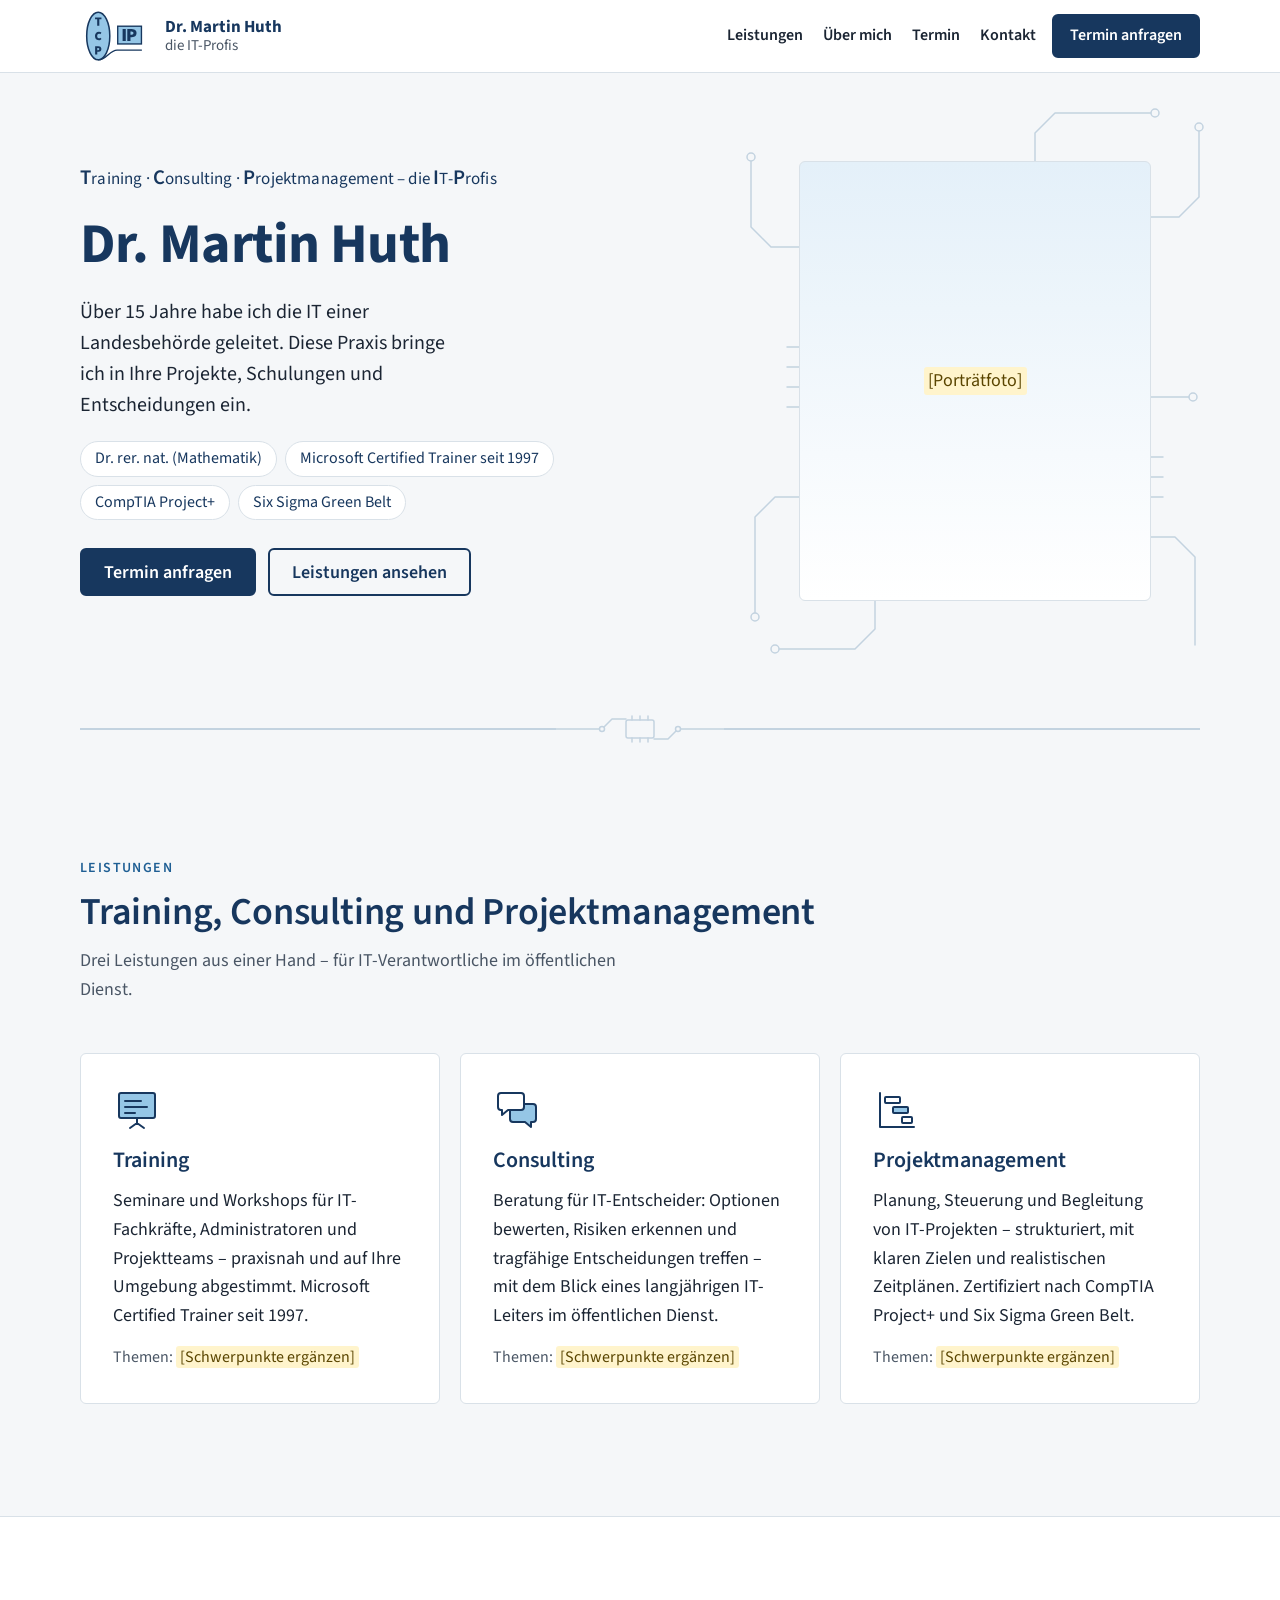
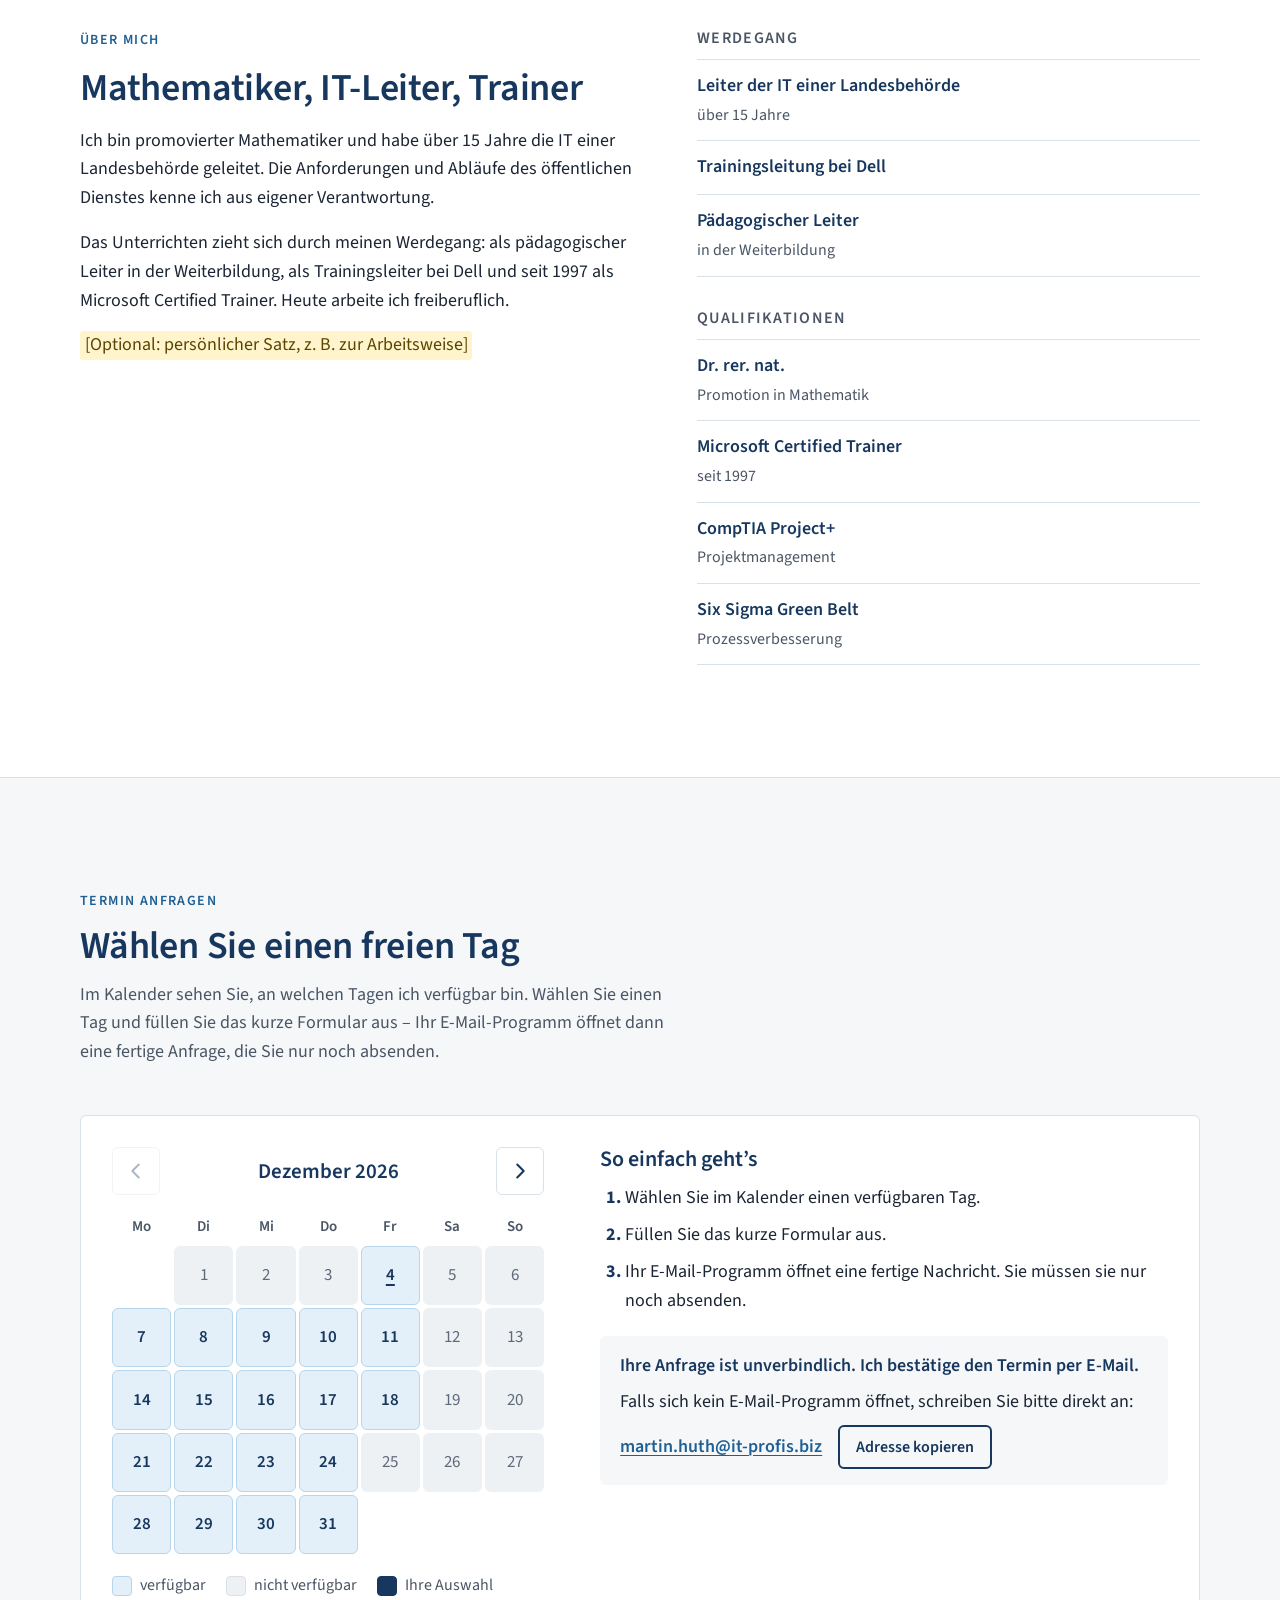
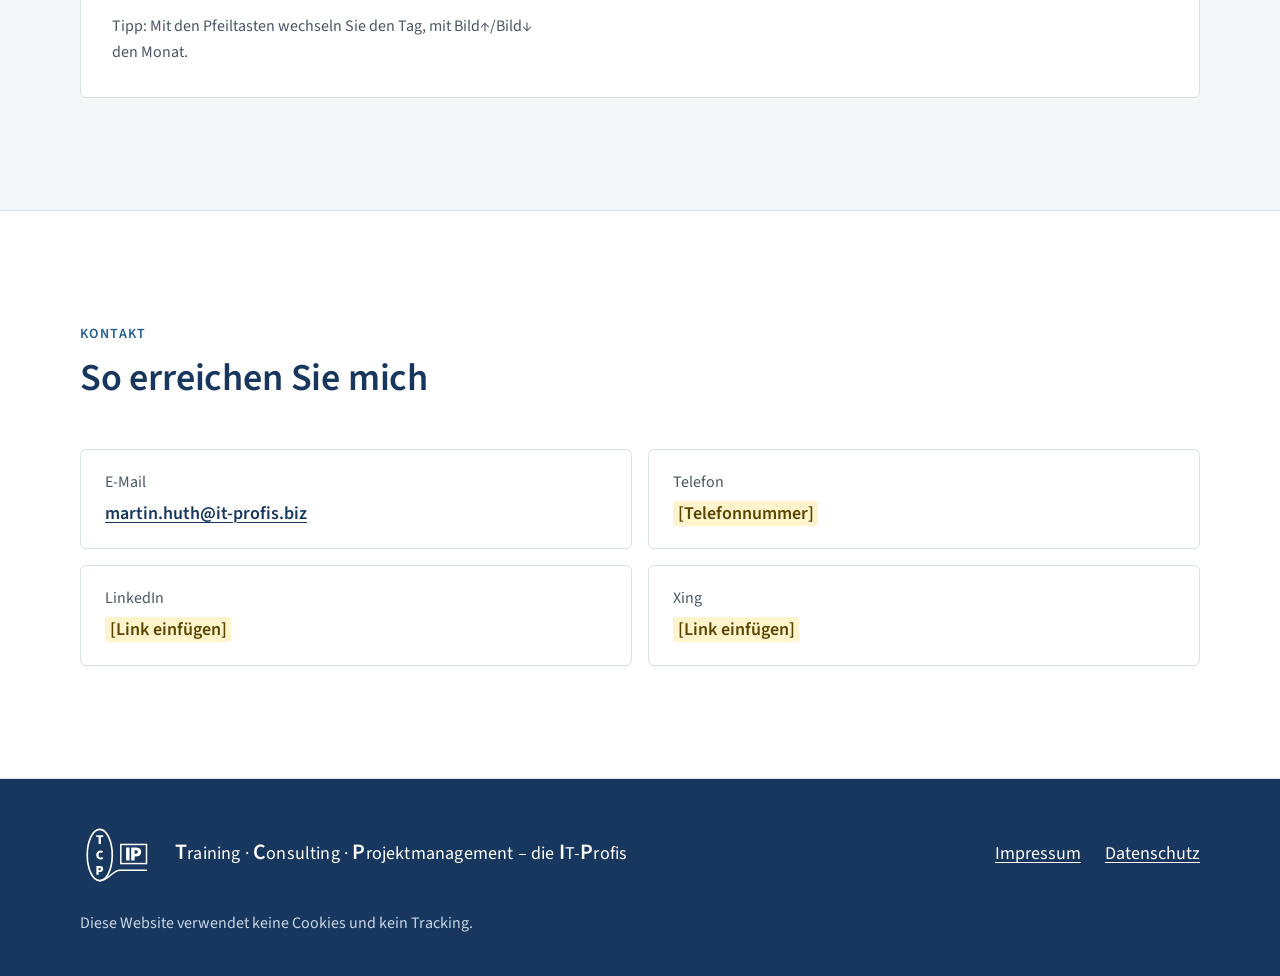
<file: index.html>
<!doctype html>
<html lang="de">
<head>
  <meta charset="utf-8">
  <meta name="viewport" content="width=device-width, initial-scale=1, viewport-fit=cover">
  <title>Dr. Martin Huth – Training · Consulting · Projektmanagement</title>
  <meta name="description" content="Dr. Martin Huth – die IT-Profis: Training, Consulting und Projektmanagement für IT-Entscheider im öffentlichen Dienst. Termin direkt online anfragen.">
  <!-- Sicherheitsregel: Die Seite darf nur eigene Dateien laden, nichts von Dritten. -->
  <meta http-equiv="Content-Security-Policy" content="default-src 'self'; img-src 'self'; style-src 'self'; script-src 'self'; font-src 'self'; connect-src 'self'; object-src 'none'; base-uri 'self'; form-action 'none'">
  <meta name="referrer" content="no-referrer">
  <meta name="theme-color" content="#FFFFFF">
  <link rel="icon" href="assets/favicon/favicon.svg" type="image/svg+xml">
  <link rel="icon" href="assets/favicon/favicon-32.png" sizes="32x32" type="image/png">
  <link rel="apple-touch-icon" href="assets/favicon/favicon-180.png">
  <link rel="preload" href="assets/fonts/source-sans-3-400.woff2" as="font" type="font/woff2" crossorigin>
  <link rel="stylesheet" href="css/stil.css">
</head>
<body>
  <a class="sprunglink" href="#inhalt">Zum Inhalt springen</a>

  <!-- ===================== 1. Kopfzeile ===================== -->
  <header class="kopf">
    <div class="innen kopf__zeile">
      <a class="marke" href="#oben">
        <img src="assets/logo/logo.svg" alt="" width="68" height="48">
        <span class="marke__text">
          <span class="marke__name">Dr. Martin Huth</span>
          <span class="marke__zusatz">die IT-Profis</span>
        </span>
      </a>
      <nav class="hauptnav" aria-label="Hauptnavigation">
        <ul>
          <li><a href="#leistungen">Leistungen</a></li>
          <li><a href="#ueber-mich">Über mich</a></li>
          <li><a href="#termin">Termin</a></li>
          <li><a href="#kontakt">Kontakt</a></li>
        </ul>
      </nav>
      <a class="knopf knopf--klein" href="#termin">Termin anfragen</a>
    </div>
    <!-- Auf dem Handy steht die Navigation in einer eigenen Zeile -->
    <div class="kopf__nav">
      <nav class="hauptnav innen" aria-label="Hauptnavigation (mobil)">
        <ul>
          <li><a href="#leistungen">Leistungen</a></li>
          <li><a href="#ueber-mich">Über mich</a></li>
          <li><a href="#termin">Termin</a></li>
          <li><a href="#kontakt">Kontakt</a></li>
        </ul>
      </nav>
    </div>
  </header>

  <main id="inhalt">
    <!-- ===================== 2. Einstieg ===================== -->
    <section class="einstieg" id="oben" aria-labelledby="titel">
      <div class="innen einstieg__raster">
        <div class="einstieg__text">
          <p class="claim"><b>T</b>raining · <b>C</b>onsulting · <b>P</b>rojektmanagement – die <b>I</b>T-<b>P</b>rofis</p>
          <h1 id="titel">Dr. Martin Huth</h1>
          <p class="einstieg__nutzen">Über 15 Jahre habe ich die IT einer Landesbehörde geleitet. Diese Praxis bringe ich in Ihre Projekte, Schulungen und Entscheidungen ein.</p>
          <ul class="einstieg__fakten" aria-label="Qualifikationen in Kürze">
            <li>Dr. rer. nat. (Mathematik)</li>
            <li>Microsoft Certified Trainer seit 1997</li>
            <li>CompTIA Project+</li>
            <li>Six Sigma Green Belt</li>
          </ul>
          <div class="einstieg__aktionen">
            <a class="knopf" href="#termin">Termin anfragen</a>
            <a class="knopf knopf--leise" href="#leistungen">Leistungen ansehen</a>
          </div>
        </div>

        <!-- Porträt: Platzhalter. Später ersetzen durch:
             <img src="assets/bilder/portraet.jpg" alt="Dr. Martin Huth" width="640" height="800"> -->
        <figure class="portraet">
          <!-- Platinen-Motiv: Leiterbahnen gehen vom Porträtrahmen aus wie von einem Chip -->
          <svg class="portraet__platine" viewBox="0 0 480 568" aria-hidden="true" focusable="false"
               fill="none" stroke="currentColor" stroke-width="1.5" stroke-linecap="round" stroke-linejoin="round">
            <path d="M64 150H36L16 130V60"/>
            <path d="M64 400H40L20 420V520"/>
            <path d="M416 120H444L464 100V30"/>
            <path d="M416 300H458"/>
            <path d="M416 440H440L460 460V548"/>
            <path d="M300 64V36L320 16H420"/>
            <path d="M140 504V532L120 552H40"/>
            <path d="M64 250H52M64 270H52M64 290H52M64 310H52M416 360H428M416 380H428M416 400H428"/>
            <circle cx="16" cy="60" r="4" class="knoten"/>
            <circle cx="20" cy="520" r="4" class="knoten"/>
            <circle cx="464" cy="30" r="4" class="knoten"/>
            <circle cx="458" cy="300" r="4" class="knoten"/>
            <circle cx="420" cy="16" r="4" class="knoten"/>
            <circle cx="40" cy="552" r="4" class="knoten"/>
          </svg>
          <div class="portraet__rahmen" role="img" aria-label="Platzhalter für ein Porträtfoto von Dr. Martin Huth">
            <span class="platzhalter">[Porträtfoto]</span>
          </div>
        </figure>
      </div>
    </section>

    <div class="innen" aria-hidden="true">
      <div class="trenner">
        <svg viewBox="0 0 168 32" fill="none" stroke="currentColor" stroke-width="1.5" stroke-linecap="round" stroke-linejoin="round" focusable="false">
          <path d="M0 16H46L56 6H70M98 26H112L122 16H168"/>
          <rect x="70" y="7" width="28" height="18" rx="2"/>
          <path d="M76 7V3M84 7V3M92 7V3M76 25v4M84 25v4M92 25v4"/>
          <circle cx="46" cy="16" r="2.5" class="knoten"/>
          <circle cx="122" cy="16" r="2.5" class="knoten"/>
        </svg>
      </div>
    </div>

    <!-- ===================== 3. Leistungen ===================== -->
    <section class="bereich" id="leistungen" aria-labelledby="leistungen-titel">
      <div class="innen">
        <div class="bereich__kopf">
          <span class="eyebrow">Leistungen</span>
          <h2 id="leistungen-titel">Training, Consulting und Projektmanagement</h2>
          <p>Drei Leistungen aus einer Hand – für IT-Verantwortliche im öffentlichen Dienst.</p>
        </div>

        <ul class="karten">
          <li class="karte">
            <svg class="karte__symbol" viewBox="0 0 48 48" fill="none" stroke="currentColor" stroke-width="2" stroke-linecap="round" stroke-linejoin="round" aria-hidden="true" focusable="false">
              <rect x="6" y="7" width="36" height="25" rx="2" class="fuellung-hell"/>
              <path d="M12 15h16M12 21h22M12 27h10"/>
              <path d="M24 32v5M17 42l7-5 7 5"/>
            </svg>
            <h3>Training</h3>
            <p class="karte__text">Seminare und Workshops für IT-Fachkräfte, Administratoren und Projektteams – praxisnah und auf Ihre Umgebung abgestimmt. Microsoft Certified Trainer seit 1997.</p>
            <p class="karte__themen">Themen: <span class="platzhalter">[Schwerpunkte ergänzen]</span></p>
          </li>
          <li class="karte">
            <svg class="karte__symbol" viewBox="0 0 48 48" fill="none" stroke="currentColor" stroke-width="2" stroke-linecap="round" stroke-linejoin="round" aria-hidden="true" focusable="false">
              <path d="M20 18h20a3 3 0 0 1 3 3v12a3 3 0 0 1-3 3h-2v5l-6-5H20a3 3 0 0 1-3-3V21a3 3 0 0 1 3-3z" class="fuellung-hell"/>
              <path d="M8 7h20a3 3 0 0 1 3 3v11a3 3 0 0 1-3 3H15l-6 5v-5H8a3 3 0 0 1-3-3V10a3 3 0 0 1 3-3z" class="fuellung-weiss"/>
            </svg>
            <h3>Consulting</h3>
            <p class="karte__text">Beratung für IT-Entscheider: Optionen bewerten, Risiken erkennen und tragfähige Entscheidungen treffen – mit dem Blick eines langjährigen IT-Leiters im öffentlichen Dienst.</p>
            <p class="karte__themen">Themen: <span class="platzhalter">[Schwerpunkte ergänzen]</span></p>
          </li>
          <li class="karte">
            <svg class="karte__symbol" viewBox="0 0 48 48" fill="none" stroke="currentColor" stroke-width="2" stroke-linecap="round" stroke-linejoin="round" aria-hidden="true" focusable="false">
              <path d="M7 7v34h34"/>
              <rect x="12" y="11" width="15" height="6" rx="1"/>
              <rect x="20" y="21" width="15" height="6" rx="1" class="fuellung-hell"/>
              <rect x="29" y="31" width="10" height="6" rx="1"/>
            </svg>
            <h3>Projektmanagement</h3>
            <p class="karte__text">Planung, Steuerung und Begleitung von IT-Projekten – strukturiert, mit klaren Zielen und realistischen Zeitplänen. Zertifiziert nach CompTIA Project+ und Six Sigma Green Belt.</p>
            <p class="karte__themen">Themen: <span class="platzhalter">[Schwerpunkte ergänzen]</span></p>
          </li>
        </ul>
      </div>
    </section>

    <!-- ===================== 4. Über mich ===================== -->
    <section class="bereich bereich--flaeche" id="ueber-mich" aria-labelledby="ueber-titel">
      <div class="innen ueber">
        <div class="ueber__text">
          <span class="eyebrow">Über mich</span>
          <h2 id="ueber-titel">Mathematiker, IT-Leiter, Trainer</h2>
          <p>Ich bin promovierter Mathematiker und habe über 15 Jahre die IT einer Landesbehörde geleitet. Die Anforderungen und Abläufe des öffentlichen Dienstes kenne ich aus eigener Verantwortung.</p>
          <p>Das Unterrichten zieht sich durch meinen Werdegang: als pädagogischer Leiter in der Weiterbildung, als Trainingsleiter bei Dell und seit 1997 als Microsoft Certified Trainer. Heute arbeite ich freiberuflich.</p>
          <p class="platzhalter">[Optional: persönlicher Satz, z. B. zur Arbeitsweise]</p>
        </div>

        <div class="ueber__listen">
          <div>
            <h3 class="liste-titel">Werdegang</h3>
            <ul class="faktenliste">
              <li><strong>Leiter der IT einer Landesbehörde</strong><span>über 15 Jahre</span></li>
              <li><strong>Trainingsleitung bei Dell</strong></li>
              <li><strong>Pädagogischer Leiter</strong><span>in der Weiterbildung</span></li>
            </ul>
          </div>
          <div>
            <h3 class="liste-titel">Qualifikationen</h3>
            <ul class="faktenliste">
              <li><strong>Dr. rer. nat.</strong><span>Promotion in Mathematik</span></li>
              <li><strong>Microsoft Certified Trainer</strong><span>seit 1997</span></li>
              <li><strong>CompTIA Project+</strong><span>Projektmanagement</span></li>
              <li><strong>Six Sigma Green Belt</strong><span>Prozessverbesserung</span></li>
            </ul>
          </div>
        </div>
      </div>
    </section>

    <!-- ===================== 5. Termin anfragen ===================== -->
    <section class="bereich" id="termin" aria-labelledby="termin-titel">
      <div class="innen">
        <div class="bereich__kopf">
          <span class="eyebrow">Termin anfragen</span>
          <h2 id="termin-titel">Wählen Sie einen freien Tag</h2>
          <p>Im Kalender sehen Sie, an welchen Tagen ich verfügbar bin. Wählen Sie einen Tag und füllen Sie das kurze Formular aus – Ihr E-Mail-Programm öffnet dann eine fertige Anfrage, die Sie nur noch absenden.</p>
        </div>

        <div class="termin__rahmen termin__raster">
          <!-- Kalender: js/kalender.js, gestartet von js/seite.js -->
          <div class="termin__kalender">
            <div id="kalender"></div>
            <noscript>
              <p>Der Kalender benötigt JavaScript. Bitte senden Sie Ihre Anfrage direkt per E-Mail an
                <a href="mailto:martin.huth@it-profis.biz">martin.huth@it-profis.biz</a>.</p>
            </noscript>
            <p class="kalender__hinweis" id="kalender-hinweis" role="status" hidden></p>
          </div>

          <div class="termin__anfrage">
            <!-- Vor der Auswahl eines Tages -->
            <div id="anfrage-vorher" class="anfrage__vorher">
              <h3>So einfach geht’s</h3>
              <ol class="schritte">
                <li>Wählen Sie im Kalender einen verfügbaren Tag.</li>
                <li>Füllen Sie das kurze Formular aus.</li>
                <li>Ihr E-Mail-Programm öffnet eine fertige Nachricht. Sie müssen sie nur noch absenden.</li>
              </ol>
            </div>

            <!-- Formular: js/anfrage.js. Es speichert und überträgt nichts. -->
            <div id="anfrage" class="anfrage" hidden>
              <h3 data-anfrage-titel>Ihre Anfrage</h3>
              <form class="formular" novalidate>
                <div class="feld">
                  <label for="anfrage-name">Name</label>
                  <input id="anfrage-name" name="name" type="text" autocomplete="name" required aria-describedby="anfrage-name-fehler">
                  <p class="feld__fehler" id="anfrage-name-fehler" hidden></p>
                </div>
                <div class="feld">
                  <label for="anfrage-organisation">Organisation</label>
                  <input id="anfrage-organisation" name="organisation" type="text" autocomplete="organization" required aria-describedby="anfrage-organisation-fehler">
                  <p class="feld__fehler" id="anfrage-organisation-fehler" hidden></p>
                </div>
                <div class="feld">
                  <label for="anfrage-email">E-Mail</label>
                  <input id="anfrage-email" name="email" type="email" autocomplete="email" inputmode="email" required aria-describedby="anfrage-email-fehler">
                  <p class="feld__fehler" id="anfrage-email-fehler" hidden></p>
                </div>
                <div class="feld">
                  <label for="anfrage-telefon">Telefon <span class="feld__optional">(optional)</span></label>
                  <input id="anfrage-telefon" name="telefon" type="tel" autocomplete="tel">
                </div>
                <div class="feld">
                  <label for="anfrage-anliegen">Anliegen</label>
                  <p class="feld__hinweis" id="anfrage-anliegen-hinweis">Worum geht es? Zum Beispiel Thema, Umfang und Ort.</p>
                  <textarea id="anfrage-anliegen" name="anliegen" rows="5" maxlength="1500" required aria-describedby="anfrage-anliegen-hinweis anfrage-anliegen-fehler"></textarea>
                  <p class="feld__fehler" id="anfrage-anliegen-fehler" hidden></p>
                </div>
                <button type="submit" class="knopf" data-anfrage-senden>Anfrage senden</button>
                <p class="anfrage__status" data-anfrage-status role="status"></p>
              </form>
            </div>

            <div class="anfrage__hinweis">
              <p><strong>Ihre Anfrage ist unverbindlich. Ich bestätige den Termin per E-Mail.</strong></p>
              <p>Falls sich kein E-Mail-Programm öffnet, schreiben Sie bitte direkt an:</p>
              <div class="kopieren">
                <a class="kopieren__adresse" id="adresse" href="mailto:martin.huth@it-profis.biz">martin.huth@it-profis.biz</a>
                <button type="button" class="knopf knopf--leise knopf--klein" data-kopieren="adresse">Adresse kopieren</button>
                <span class="kopieren__meldung" id="adresse-meldung" role="status"></span>
              </div>
            </div>
          </div>
        </div>
      </div>
    </section>

    <!-- ===================== 6. Kontakt ===================== -->
    <section class="bereich bereich--flaeche" id="kontakt" aria-labelledby="kontakt-titel">
      <div class="innen">
        <div class="bereich__kopf">
          <span class="eyebrow">Kontakt</span>
          <h2 id="kontakt-titel">So erreichen Sie mich</h2>
        </div>
        <ul class="kontakt">
          <li>
            <span class="kontakt__art">E-Mail</span>
            <a class="kontakt__wert" href="mailto:martin.huth@it-profis.biz">martin.huth@it-profis.biz</a>
          </li>
          <li>
            <span class="kontakt__art">Telefon</span>
            <span class="kontakt__wert"><span class="platzhalter">[Telefonnummer]</span></span>
          </li>
          <li>
            <span class="kontakt__art">LinkedIn</span>
            <!-- Später: <a class="kontakt__wert" href="https://www.linkedin.com/in/…">Profil auf LinkedIn</a> -->
            <span class="kontakt__wert"><span class="platzhalter">[Link einfügen]</span></span>
          </li>
          <li>
            <span class="kontakt__art">Xing</span>
            <!-- Später: <a class="kontakt__wert" href="https://www.xing.com/profile/…">Profil auf Xing</a> -->
            <span class="kontakt__wert"><span class="platzhalter">[Link einfügen]</span></span>
          </li>
        </ul>
      </div>
    </section>
  </main>

  <!-- ===================== 7. Fußzeile ===================== -->
  <footer class="fuss">
    <div class="innen fuss__raster">
      <div class="fuss__marke">
        <img src="assets/logo/logo-weiss.svg" alt="" width="79" height="56">
        <p class="claim"><b>T</b>raining · <b>C</b>onsulting · <b>P</b>rojektmanagement – die <b>I</b>T-<b>P</b>rofis</p>
      </div>
      <nav aria-label="Rechtliches">
        <ul class="fuss__links">
          <li><a href="impressum.html">Impressum</a></li>
          <li><a href="datenschutz.html">Datenschutz</a></li>
        </ul>
      </nav>
      <p class="fuss__klein">Diese Website verwendet keine Cookies und kein Tracking.</p>
    </div>
  </footer>

  <script type="module" src="js/seite.js"></script>
</body>
</html>
</file>
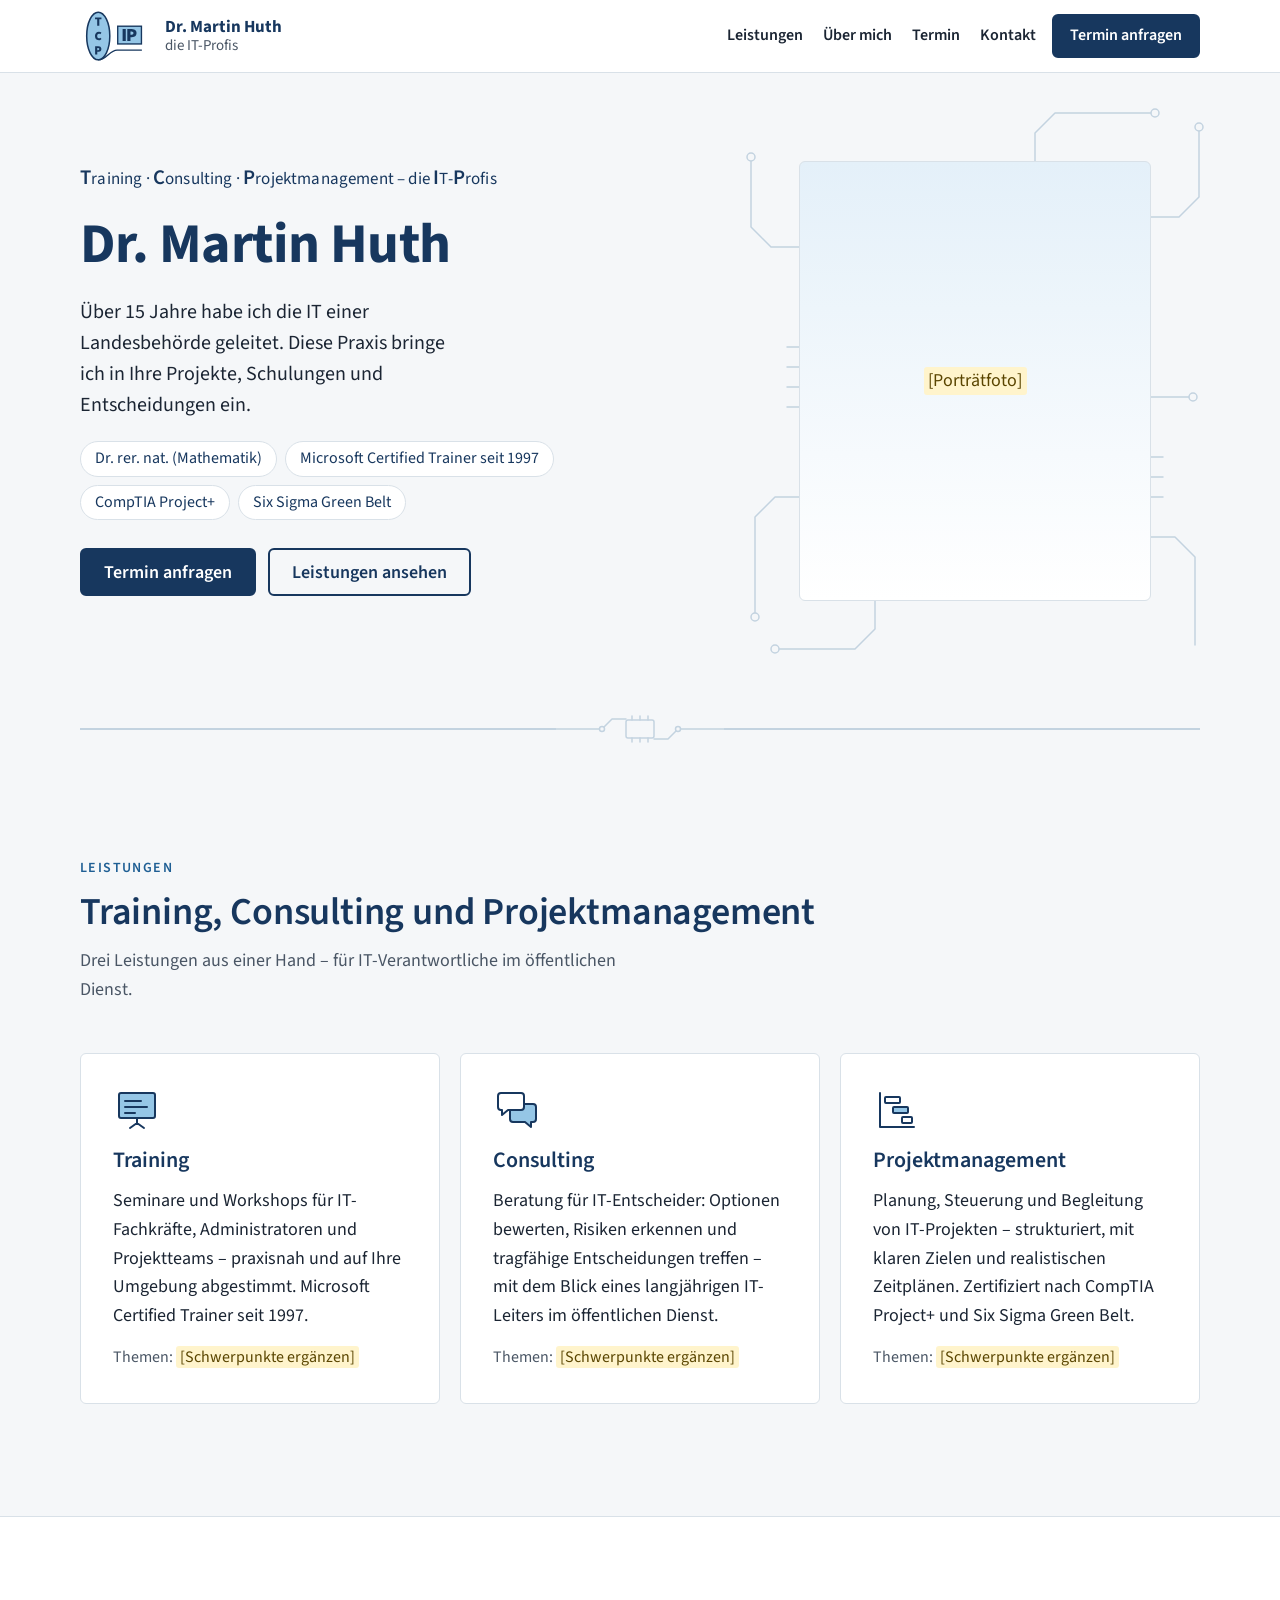
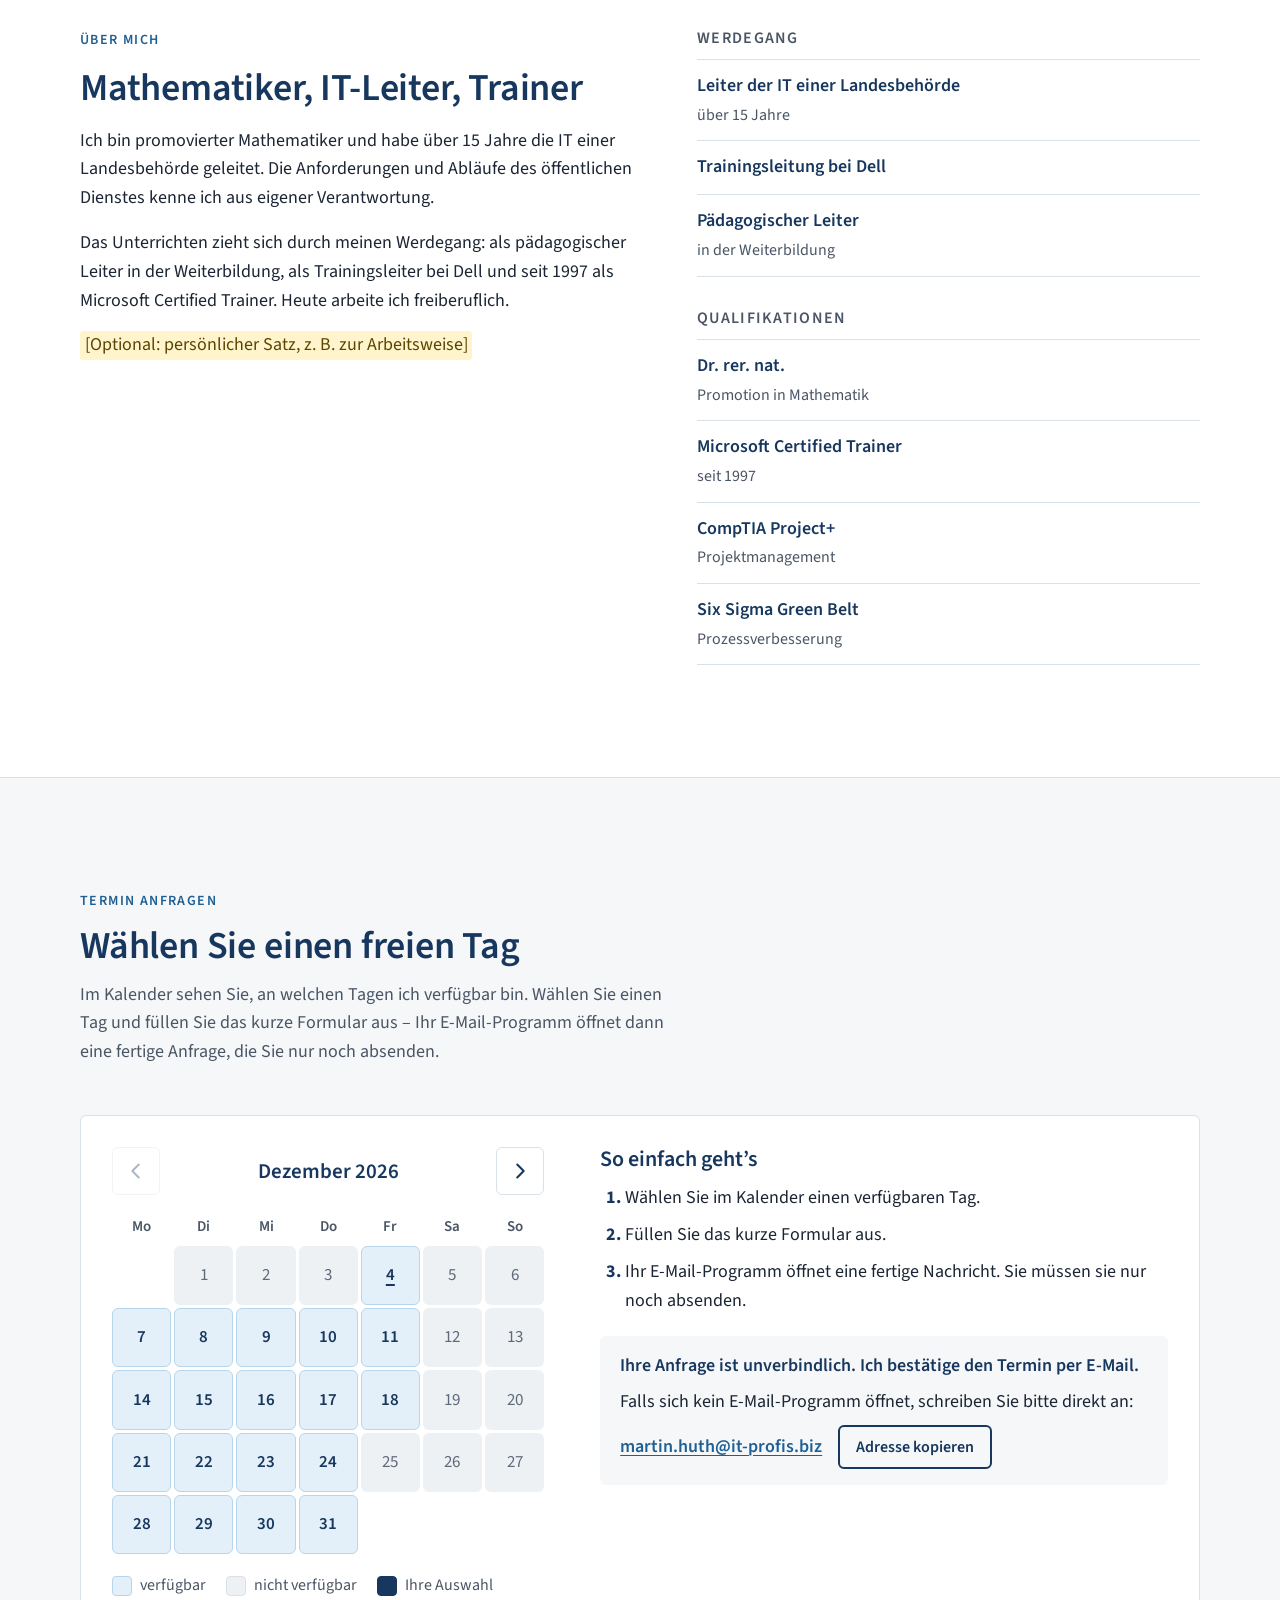
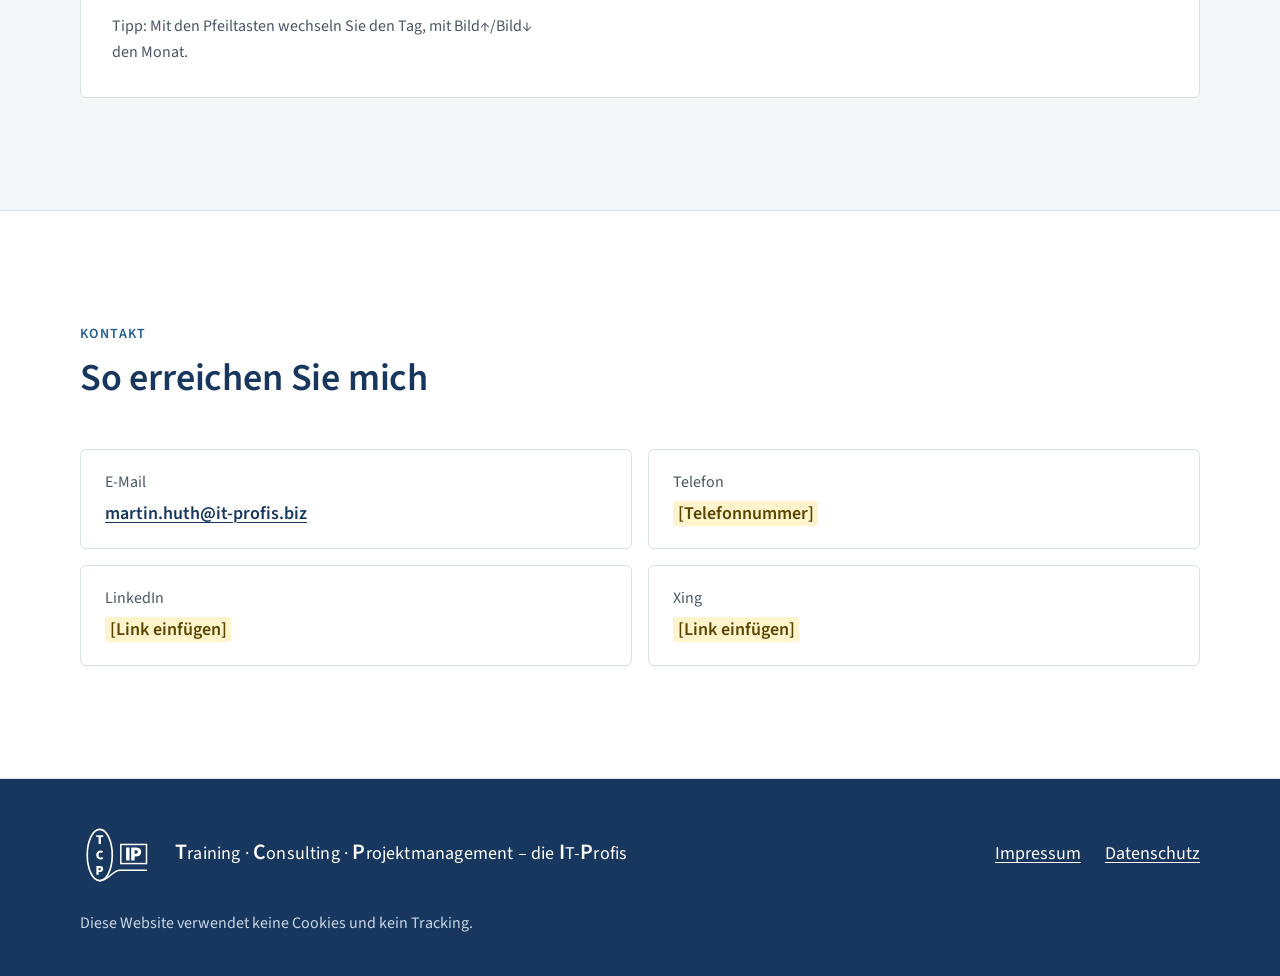
<file: docs/index.html>
<!doctype html>
<html lang="de">
<head>
  <meta charset="utf-8">
  <meta name="viewport" content="width=device-width, initial-scale=1, viewport-fit=cover">
  <meta name="robots" content="noindex, nofollow"> <!-- VORSCHAU-SCHUTZ: vor dem Go-live entfernen -->
  <title>Dr. Martin Huth – Training · Consulting · Projektmanagement</title>
  <meta name="description" content="Dr. Martin Huth – die IT-Profis: Training, Consulting und Projektmanagement für IT-Entscheider im öffentlichen Dienst. Termin direkt online anfragen.">
  <!-- Sicherheitsregel: Die Seite darf nur eigene Dateien laden, nichts von Dritten. -->
  <meta http-equiv="Content-Security-Policy" content="default-src 'self'; img-src 'self'; style-src 'self'; script-src 'self'; font-src 'self'; connect-src 'self'; object-src 'none'; base-uri 'self'; form-action 'none'">
  <meta name="referrer" content="no-referrer">
  <meta name="theme-color" content="#FFFFFF">
  <link rel="icon" href="assets/favicon/favicon.svg" type="image/svg+xml">
  <link rel="icon" href="assets/favicon/favicon-32.png" sizes="32x32" type="image/png">
  <link rel="apple-touch-icon" href="assets/favicon/favicon-180.png">
  <link rel="preload" href="assets/fonts/source-sans-3-400.woff2" as="font" type="font/woff2" crossorigin>
  <link rel="stylesheet" href="css/stil.css">
</head>
<body>
  <a class="sprunglink" href="#inhalt">Zum Inhalt springen</a>

  <!-- ===================== 1. Kopfzeile ===================== -->
  <header class="kopf">
    <div class="innen kopf__zeile">
      <a class="marke" href="#oben">
        <img src="assets/logo/logo.svg" alt="" width="68" height="48">
        <span class="marke__text">
          <span class="marke__name">Dr. Martin Huth</span>
          <span class="marke__zusatz">die IT-Profis</span>
        </span>
      </a>
      <nav class="hauptnav" aria-label="Hauptnavigation">
        <ul>
          <li><a href="#leistungen">Leistungen</a></li>
          <li><a href="#ueber-mich">Über mich</a></li>
          <li><a href="#termin">Termin</a></li>
          <li><a href="#kontakt">Kontakt</a></li>
        </ul>
      </nav>
      <a class="knopf knopf--klein" href="#termin">Termin anfragen</a>
    </div>
    <!-- Auf dem Handy steht die Navigation in einer eigenen Zeile -->
    <div class="kopf__nav">
      <nav class="hauptnav innen" aria-label="Hauptnavigation (mobil)">
        <ul>
          <li><a href="#leistungen">Leistungen</a></li>
          <li><a href="#ueber-mich">Über mich</a></li>
          <li><a href="#termin">Termin</a></li>
          <li><a href="#kontakt">Kontakt</a></li>
        </ul>
      </nav>
    </div>
  </header>

  <main id="inhalt">
    <!-- ===================== 2. Einstieg ===================== -->
    <section class="einstieg" id="oben" aria-labelledby="titel">
      <div class="innen einstieg__raster">
        <div class="einstieg__text">
          <p class="claim"><b>T</b>raining · <b>C</b>onsulting · <b>P</b>rojektmanagement – die <b>I</b>T-<b>P</b>rofis</p>
          <h1 id="titel">Dr. Martin Huth</h1>
          <p class="einstieg__nutzen">Über 15 Jahre habe ich die IT einer Landesbehörde geleitet. Diese Praxis bringe ich in Ihre Projekte, Schulungen und Entscheidungen ein.</p>
          <ul class="einstieg__fakten" aria-label="Qualifikationen in Kürze">
            <li>Dr. rer. nat. (Mathematik)</li>
            <li>Microsoft Certified Trainer seit 1997</li>
            <li>CompTIA Project+</li>
            <li>Six Sigma Green Belt</li>
          </ul>
          <div class="einstieg__aktionen">
            <a class="knopf" href="#termin">Termin anfragen</a>
            <a class="knopf knopf--leise" href="#leistungen">Leistungen ansehen</a>
          </div>
        </div>

        <!-- Porträt: Platzhalter. Später ersetzen durch:
             <img src="assets/bilder/portraet.jpg" alt="Dr. Martin Huth" width="640" height="800"> -->
        <figure class="portraet">
          <!-- Platinen-Motiv: Leiterbahnen gehen vom Porträtrahmen aus wie von einem Chip -->
          <svg class="portraet__platine" viewBox="0 0 480 568" aria-hidden="true" focusable="false"
               fill="none" stroke="currentColor" stroke-width="1.5" stroke-linecap="round" stroke-linejoin="round">
            <path d="M64 150H36L16 130V60"/>
            <path d="M64 400H40L20 420V520"/>
            <path d="M416 120H444L464 100V30"/>
            <path d="M416 300H458"/>
            <path d="M416 440H440L460 460V548"/>
            <path d="M300 64V36L320 16H420"/>
            <path d="M140 504V532L120 552H40"/>
            <path d="M64 250H52M64 270H52M64 290H52M64 310H52M416 360H428M416 380H428M416 400H428"/>
            <circle cx="16" cy="60" r="4" class="knoten"/>
            <circle cx="20" cy="520" r="4" class="knoten"/>
            <circle cx="464" cy="30" r="4" class="knoten"/>
            <circle cx="458" cy="300" r="4" class="knoten"/>
            <circle cx="420" cy="16" r="4" class="knoten"/>
            <circle cx="40" cy="552" r="4" class="knoten"/>
          </svg>
          <div class="portraet__rahmen" role="img" aria-label="Platzhalter für ein Porträtfoto von Dr. Martin Huth">
            <span class="platzhalter">[Porträtfoto]</span>
          </div>
        </figure>
      </div>
    </section>

    <div class="innen" aria-hidden="true">
      <div class="trenner">
        <svg viewBox="0 0 168 32" fill="none" stroke="currentColor" stroke-width="1.5" stroke-linecap="round" stroke-linejoin="round" focusable="false">
          <path d="M0 16H46L56 6H70M98 26H112L122 16H168"/>
          <rect x="70" y="7" width="28" height="18" rx="2"/>
          <path d="M76 7V3M84 7V3M92 7V3M76 25v4M84 25v4M92 25v4"/>
          <circle cx="46" cy="16" r="2.5" class="knoten"/>
          <circle cx="122" cy="16" r="2.5" class="knoten"/>
        </svg>
      </div>
    </div>

    <!-- ===================== 3. Leistungen ===================== -->
    <section class="bereich" id="leistungen" aria-labelledby="leistungen-titel">
      <div class="innen">
        <div class="bereich__kopf">
          <span class="eyebrow">Leistungen</span>
          <h2 id="leistungen-titel">Training, Consulting und Projektmanagement</h2>
          <p>Drei Leistungen aus einer Hand – für IT-Verantwortliche im öffentlichen Dienst.</p>
        </div>

        <ul class="karten">
          <li class="karte">
            <svg class="karte__symbol" viewBox="0 0 48 48" fill="none" stroke="currentColor" stroke-width="2" stroke-linecap="round" stroke-linejoin="round" aria-hidden="true" focusable="false">
              <rect x="6" y="7" width="36" height="25" rx="2" class="fuellung-hell"/>
              <path d="M12 15h16M12 21h22M12 27h10"/>
              <path d="M24 32v5M17 42l7-5 7 5"/>
            </svg>
            <h3>Training</h3>
            <p class="karte__text">Seminare und Workshops für IT-Fachkräfte, Administratoren und Projektteams – praxisnah und auf Ihre Umgebung abgestimmt. Microsoft Certified Trainer seit 1997.</p>
            <p class="karte__themen">Themen: <span class="platzhalter">[Schwerpunkte ergänzen]</span></p>
          </li>
          <li class="karte">
            <svg class="karte__symbol" viewBox="0 0 48 48" fill="none" stroke="currentColor" stroke-width="2" stroke-linecap="round" stroke-linejoin="round" aria-hidden="true" focusable="false">
              <path d="M20 18h20a3 3 0 0 1 3 3v12a3 3 0 0 1-3 3h-2v5l-6-5H20a3 3 0 0 1-3-3V21a3 3 0 0 1 3-3z" class="fuellung-hell"/>
              <path d="M8 7h20a3 3 0 0 1 3 3v11a3 3 0 0 1-3 3H15l-6 5v-5H8a3 3 0 0 1-3-3V10a3 3 0 0 1 3-3z" class="fuellung-weiss"/>
            </svg>
            <h3>Consulting</h3>
            <p class="karte__text">Beratung für IT-Entscheider: Optionen bewerten, Risiken erkennen und tragfähige Entscheidungen treffen – mit dem Blick eines langjährigen IT-Leiters im öffentlichen Dienst.</p>
            <p class="karte__themen">Themen: <span class="platzhalter">[Schwerpunkte ergänzen]</span></p>
          </li>
          <li class="karte">
            <svg class="karte__symbol" viewBox="0 0 48 48" fill="none" stroke="currentColor" stroke-width="2" stroke-linecap="round" stroke-linejoin="round" aria-hidden="true" focusable="false">
              <path d="M7 7v34h34"/>
              <rect x="12" y="11" width="15" height="6" rx="1"/>
              <rect x="20" y="21" width="15" height="6" rx="1" class="fuellung-hell"/>
              <rect x="29" y="31" width="10" height="6" rx="1"/>
            </svg>
            <h3>Projektmanagement</h3>
            <p class="karte__text">Planung, Steuerung und Begleitung von IT-Projekten – strukturiert, mit klaren Zielen und realistischen Zeitplänen. Zertifiziert nach CompTIA Project+ und Six Sigma Green Belt.</p>
            <p class="karte__themen">Themen: <span class="platzhalter">[Schwerpunkte ergänzen]</span></p>
          </li>
        </ul>
      </div>
    </section>

    <!-- ===================== 4. Über mich ===================== -->
    <section class="bereich bereich--flaeche" id="ueber-mich" aria-labelledby="ueber-titel">
      <div class="innen ueber">
        <div class="ueber__text">
          <span class="eyebrow">Über mich</span>
          <h2 id="ueber-titel">Mathematiker, IT-Leiter, Trainer</h2>
          <p>Ich bin promovierter Mathematiker und habe über 15 Jahre die IT einer Landesbehörde geleitet. Die Anforderungen und Abläufe des öffentlichen Dienstes kenne ich aus eigener Verantwortung.</p>
          <p>Das Unterrichten zieht sich durch meinen Werdegang: als pädagogischer Leiter in der Weiterbildung, als Trainingsleiter bei Dell und seit 1997 als Microsoft Certified Trainer. Heute arbeite ich freiberuflich.</p>
          <p class="platzhalter">[Optional: persönlicher Satz, z. B. zur Arbeitsweise]</p>
        </div>

        <div class="ueber__listen">
          <div>
            <h3 class="liste-titel">Werdegang</h3>
            <ul class="faktenliste">
              <li><strong>Leiter der IT einer Landesbehörde</strong><span>über 15 Jahre</span></li>
              <li><strong>Trainingsleitung bei Dell</strong></li>
              <li><strong>Pädagogischer Leiter</strong><span>in der Weiterbildung</span></li>
            </ul>
          </div>
          <div>
            <h3 class="liste-titel">Qualifikationen</h3>
            <ul class="faktenliste">
              <li><strong>Dr. rer. nat.</strong><span>Promotion in Mathematik</span></li>
              <li><strong>Microsoft Certified Trainer</strong><span>seit 1997</span></li>
              <li><strong>CompTIA Project+</strong><span>Projektmanagement</span></li>
              <li><strong>Six Sigma Green Belt</strong><span>Prozessverbesserung</span></li>
            </ul>
          </div>
        </div>
      </div>
    </section>

    <!-- ===================== 5. Termin anfragen ===================== -->
    <section class="bereich" id="termin" aria-labelledby="termin-titel">
      <div class="innen">
        <div class="bereich__kopf">
          <span class="eyebrow">Termin anfragen</span>
          <h2 id="termin-titel">Wählen Sie einen freien Tag</h2>
          <p>Im Kalender sehen Sie, an welchen Tagen ich verfügbar bin. Wählen Sie einen Tag und füllen Sie das kurze Formular aus – Ihr E-Mail-Programm öffnet dann eine fertige Anfrage, die Sie nur noch absenden.</p>
        </div>

        <div class="termin__rahmen termin__raster">
          <!-- Kalender: js/kalender.js, gestartet von js/seite.js -->
          <div class="termin__kalender">
            <div id="kalender"></div>
            <noscript>
              <p>Der Kalender benötigt JavaScript. Bitte senden Sie Ihre Anfrage direkt per E-Mail an
                <a href="mailto:martin.huth@it-profis.biz">martin.huth@it-profis.biz</a>.</p>
            </noscript>
            <p class="kalender__hinweis" id="kalender-hinweis" role="status" hidden></p>
          </div>

          <div class="termin__anfrage">
            <!-- Vor der Auswahl eines Tages -->
            <div id="anfrage-vorher" class="anfrage__vorher">
              <h3>So einfach geht’s</h3>
              <ol class="schritte">
                <li>Wählen Sie im Kalender einen verfügbaren Tag.</li>
                <li>Füllen Sie das kurze Formular aus.</li>
                <li>Ihr E-Mail-Programm öffnet eine fertige Nachricht. Sie müssen sie nur noch absenden.</li>
              </ol>
            </div>

            <!-- Formular: js/anfrage.js. Es speichert und überträgt nichts. -->
            <div id="anfrage" class="anfrage" hidden>
              <h3 data-anfrage-titel>Ihre Anfrage</h3>
              <form class="formular" novalidate>
                <div class="feld">
                  <label for="anfrage-name">Name</label>
                  <input id="anfrage-name" name="name" type="text" autocomplete="name" required aria-describedby="anfrage-name-fehler">
                  <p class="feld__fehler" id="anfrage-name-fehler" hidden></p>
                </div>
                <div class="feld">
                  <label for="anfrage-organisation">Organisation</label>
                  <input id="anfrage-organisation" name="organisation" type="text" autocomplete="organization" required aria-describedby="anfrage-organisation-fehler">
                  <p class="feld__fehler" id="anfrage-organisation-fehler" hidden></p>
                </div>
                <div class="feld">
                  <label for="anfrage-email">E-Mail</label>
                  <input id="anfrage-email" name="email" type="email" autocomplete="email" inputmode="email" required aria-describedby="anfrage-email-fehler">
                  <p class="feld__fehler" id="anfrage-email-fehler" hidden></p>
                </div>
                <div class="feld">
                  <label for="anfrage-telefon">Telefon <span class="feld__optional">(optional)</span></label>
                  <input id="anfrage-telefon" name="telefon" type="tel" autocomplete="tel">
                </div>
                <div class="feld">
                  <label for="anfrage-anliegen">Anliegen</label>
                  <p class="feld__hinweis" id="anfrage-anliegen-hinweis">Worum geht es? Zum Beispiel Thema, Umfang und Ort.</p>
                  <textarea id="anfrage-anliegen" name="anliegen" rows="5" maxlength="1500" required aria-describedby="anfrage-anliegen-hinweis anfrage-anliegen-fehler"></textarea>
                  <p class="feld__fehler" id="anfrage-anliegen-fehler" hidden></p>
                </div>
                <button type="submit" class="knopf" data-anfrage-senden>Anfrage senden</button>
                <p class="anfrage__status" data-anfrage-status role="status"></p>
              </form>
            </div>

            <div class="anfrage__hinweis">
              <p><strong>Ihre Anfrage ist unverbindlich. Ich bestätige den Termin per E-Mail.</strong></p>
              <p>Falls sich kein E-Mail-Programm öffnet, schreiben Sie bitte direkt an:</p>
              <div class="kopieren">
                <a class="kopieren__adresse" id="adresse" href="mailto:martin.huth@it-profis.biz">martin.huth@it-profis.biz</a>
                <button type="button" class="knopf knopf--leise knopf--klein" data-kopieren="adresse">Adresse kopieren</button>
                <span class="kopieren__meldung" id="adresse-meldung" role="status"></span>
              </div>
            </div>
          </div>
        </div>
      </div>
    </section>

    <!-- ===================== 6. Kontakt ===================== -->
    <section class="bereich bereich--flaeche" id="kontakt" aria-labelledby="kontakt-titel">
      <div class="innen">
        <div class="bereich__kopf">
          <span class="eyebrow">Kontakt</span>
          <h2 id="kontakt-titel">So erreichen Sie mich</h2>
        </div>
        <ul class="kontakt">
          <li>
            <span class="kontakt__art">E-Mail</span>
            <a class="kontakt__wert" href="mailto:martin.huth@it-profis.biz">martin.huth@it-profis.biz</a>
          </li>
          <li>
            <span class="kontakt__art">Telefon</span>
            <span class="kontakt__wert"><span class="platzhalter">[Telefonnummer]</span></span>
          </li>
          <li>
            <span class="kontakt__art">LinkedIn</span>
            <!-- Später: <a class="kontakt__wert" href="https://www.linkedin.com/in/…">Profil auf LinkedIn</a> -->
            <span class="kontakt__wert"><span class="platzhalter">[Link einfügen]</span></span>
          </li>
          <li>
            <span class="kontakt__art">Xing</span>
            <!-- Später: <a class="kontakt__wert" href="https://www.xing.com/profile/…">Profil auf Xing</a> -->
            <span class="kontakt__wert"><span class="platzhalter">[Link einfügen]</span></span>
          </li>
        </ul>
      </div>
    </section>
  </main>

  <!-- ===================== 7. Fußzeile ===================== -->
  <footer class="fuss">
    <div class="innen fuss__raster">
      <div class="fuss__marke">
        <img src="assets/logo/logo-weiss.svg" alt="" width="79" height="56">
        <p class="claim"><b>T</b>raining · <b>C</b>onsulting · <b>P</b>rojektmanagement – die <b>I</b>T-<b>P</b>rofis</p>
      </div>
      <nav aria-label="Rechtliches">
        <ul class="fuss__links">
          <li><a href="impressum.html">Impressum</a></li>
          <li><a href="datenschutz.html">Datenschutz</a></li>
        </ul>
      </nav>
      <p class="fuss__klein">Diese Website verwendet keine Cookies und kein Tracking.</p>
    </div>
  </footer>

  <script type="module" src="js/seite.js"></script>
</body>
</html>
</file>
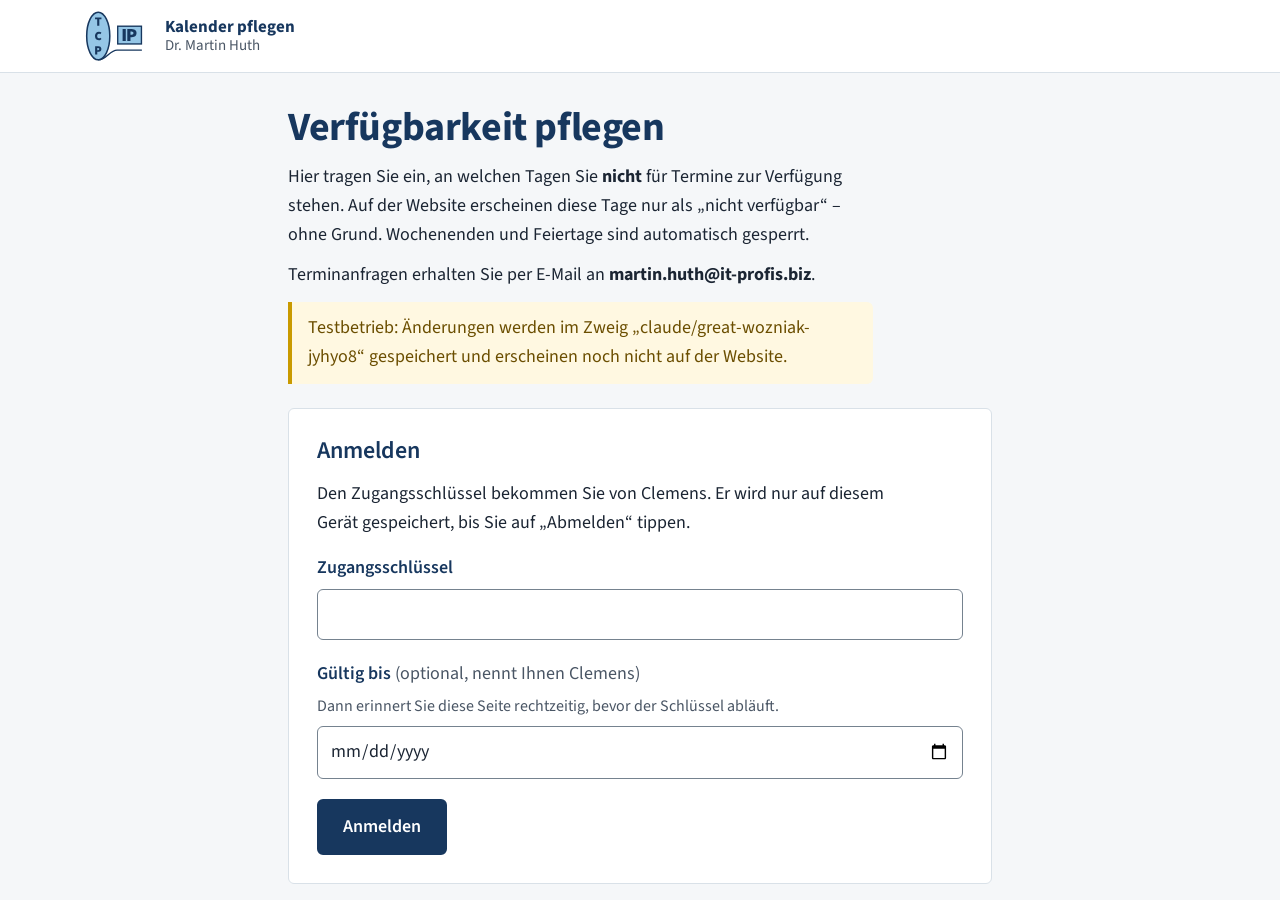
<file: kalender-pflege-76135ab6/index.html>
<!doctype html>
<html lang="de">
<head>
  <meta charset="utf-8">
  <meta name="viewport" content="width=device-width, initial-scale=1, viewport-fit=cover">
  <title>Kalender pflegen – Dr. Martin Huth</title>
  <meta name="robots" content="noindex, nofollow">
  <!-- Wie die öffentliche Seite, aber zusätzlich (und nur) Verbindungen zu api.github.com erlaubt -->
  <meta http-equiv="Content-Security-Policy" content="default-src 'self'; img-src 'self'; style-src 'self'; script-src 'self'; font-src 'self'; connect-src 'self' https://api.github.com; object-src 'none'; base-uri 'self'; form-action 'none'">
  <meta name="referrer" content="no-referrer">
  <link rel="icon" href="../assets/favicon/favicon.svg" type="image/svg+xml">
  <link rel="icon" href="../assets/favicon/favicon-32.png" sizes="32x32" type="image/png">
  <link rel="apple-touch-icon" href="../assets/favicon/favicon-180.png">
  <link rel="stylesheet" href="../css/stil.css">
</head>
<body class="verwaltung-seite">
  <header class="kopf">
    <div class="innen kopf__zeile">
      <span class="marke">
        <img src="../assets/logo/logo.svg" alt="" width="68" height="48">
        <span class="marke__text">
          <span class="marke__name">Kalender pflegen</span>
          <span class="marke__zusatz">Dr. Martin Huth</span>
        </span>
      </span>
      <button type="button" class="knopf knopf--leise knopf--klein" id="abmelden" hidden>Abmelden</button>
    </div>
  </header>

  <main id="verwaltung" class="innen verwaltung">
    <section class="verwaltung__einleitung" aria-labelledby="titel">
      <h1 id="titel">Verfügbarkeit pflegen</h1>
      <p>Hier tragen Sie ein, an welchen Tagen Sie <strong>nicht</strong> für Termine zur Verfügung stehen. Auf der Website erscheinen diese Tage nur als „nicht verfügbar“ – ohne Grund. Wochenenden und Feiertage sind automatisch gesperrt.</p>
      <p>Terminanfragen erhalten Sie per E-Mail an <strong>martin.huth@it-profis.biz</strong>.</p>
      <p class="meldung meldung--warnung" id="testbetrieb" hidden></p>
    </section>

    <!-- ============ Anmeldung ============ -->
    <section id="anmeldung" class="verwaltung__karte" aria-labelledby="anmeldung-titel">
      <h2 id="anmeldung-titel">Anmelden</h2>
      <p>Den Zugangsschlüssel bekommen Sie von Clemens. Er wird nur auf diesem Gerät gespeichert, bis Sie auf „Abmelden“ tippen.</p>
      <form id="anmelde-formular" class="formular" novalidate>
        <div class="feld">
          <label for="schluessel">Zugangsschlüssel</label>
          <input id="schluessel" name="schluessel" type="password" autocomplete="off" autocapitalize="off" spellcheck="false" required aria-describedby="anmelde-meldung">
        </div>
        <div class="feld">
          <label for="ablauf">Gültig bis <span class="feld__optional">(optional, nennt Ihnen Clemens)</span></label>
          <p class="feld__hinweis" id="ablauf-hinweis">Dann erinnert Sie diese Seite rechtzeitig, bevor der Schlüssel abläuft.</p>
          <input id="ablauf" name="ablauf" type="date" aria-describedby="ablauf-hinweis">
        </div>
        <button type="submit" class="knopf knopf--gross" id="anmelde-knopf">Anmelden</button>
        <p id="anmelde-meldung" role="status" hidden></p>
      </form>
    </section>

    <!-- ============ Nach der Anmeldung ============ -->
    <div id="bereich" class="verwaltung__bereich" hidden>
      <p id="schluessel-info" role="status" hidden></p>

      <section class="verwaltung__karte" aria-labelledby="so-titel">
        <h2 id="so-titel">So geht’s</h2>
        <ol class="schritte">
          <li>Tippen Sie auf den <strong>ersten Tag</strong>, an dem Sie nicht können.</li>
          <li>Tippen Sie auf den <strong>letzten Tag</strong>. Für einen einzelnen Tag tippen Sie denselben Tag noch einmal an.</li>
          <li>Tippen Sie auf <strong>„Speichern“</strong>. Nach wenigen Minuten ist der Kalender auf der Website aktuell.</li>
        </ol>
        <p class="feld__hinweis">Zum Freigeben tippen Sie auf einen eingetragenen Tag oder löschen den Eintrag in der Liste.</p>
      </section>

      <section class="verwaltung__karte" aria-labelledby="kalender-titel">
        <h2 id="kalender-titel" class="visually-hidden">Kalender</h2>
        <div id="verwaltung-kalender"></div>
        <div id="auswahl" class="auswahl" aria-live="polite">
          <p id="auswahl-text"></p>
          <div id="auswahl-knoepfe" class="auswahl__knoepfe"></div>
        </div>
      </section>

      <section class="verwaltung__karte" aria-labelledby="liste-titel">
        <h2 id="liste-titel">Eingetragen als „nicht verfügbar“</h2>
        <p id="liste-leer" class="feld__hinweis">Noch keine Einträge – alle Werktage sind verfügbar.</p>
        <ul id="liste" class="eintraege"></ul>
      </section>

      <div class="speicherleiste">
        <p id="aenderungen" class="speicherleiste__hinweis" hidden>Nicht gespeicherte Änderungen</p>
        <button type="button" class="knopf knopf--gross speicherleiste__knopf" id="speichern">Speichern</button>
        <p id="speicher-status" role="status" hidden></p>
        <div id="konflikt" class="auswahl__knoepfe" hidden>
          <button type="button" class="knopf knopf--gross" id="konflikt-ueberschreiben">Meine Änderungen trotzdem speichern</button>
          <button type="button" class="knopf knopf--leise knopf--gross" id="konflikt-neu-laden">Neu laden (meine Änderungen verwerfen)</button>
        </div>
      </div>
    </div>
  </main>

  <script type="module" src="../js/verwaltung.js"></script>
</body>
</html>
</file>
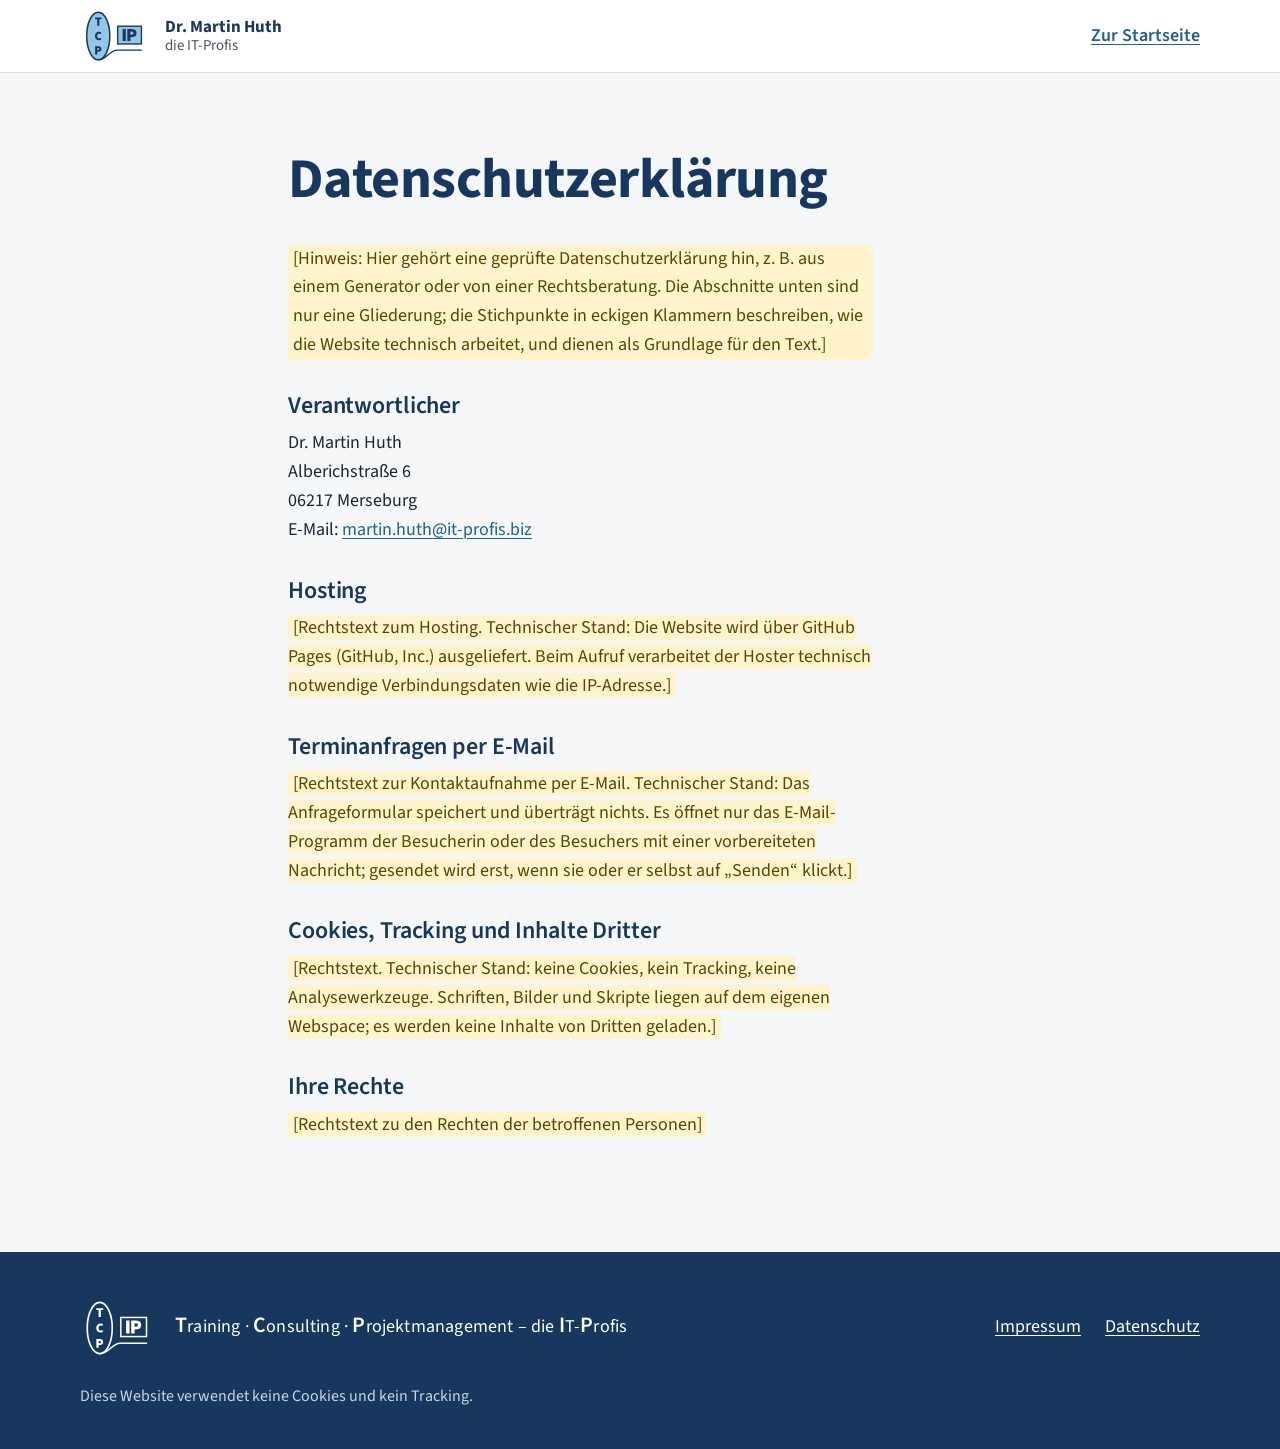
<file: datenschutz.html>
<!doctype html>
<html lang="de">
<head>
  <meta charset="utf-8">
  <meta name="viewport" content="width=device-width, initial-scale=1, viewport-fit=cover">
  <title>Datenschutz – Dr. Martin Huth</title>
  <meta name="description" content="Datenschutzerklärung der Website von Dr. Martin Huth – die IT-Profis.">
  <!-- Sicherheitsregel: Die Seite darf nur eigene Dateien laden, nichts von Dritten. -->
  <meta http-equiv="Content-Security-Policy" content="default-src 'self'; img-src 'self'; style-src 'self'; script-src 'self'; font-src 'self'; connect-src 'self'; object-src 'none'; base-uri 'self'; form-action 'none'">
  <meta name="referrer" content="no-referrer">
  <meta name="theme-color" content="#FFFFFF">
  <link rel="icon" href="assets/favicon/favicon.svg" type="image/svg+xml">
  <link rel="icon" href="assets/favicon/favicon-32.png" sizes="32x32" type="image/png">
  <link rel="apple-touch-icon" href="assets/favicon/favicon-180.png">
  <link rel="preload" href="assets/fonts/source-sans-3-400.woff2" as="font" type="font/woff2" crossorigin>
  <link rel="stylesheet" href="css/stil.css">
</head>
<body>
  <a class="sprunglink" href="#inhalt">Zum Inhalt springen</a>

  <header class="kopf">
    <div class="innen kopf__zeile">
      <a class="marke" href="index.html">
        <img src="assets/logo/logo.svg" alt="" width="68" height="48">
        <span class="marke__text">
          <span class="marke__name">Dr. Martin Huth</span>
          <span class="marke__zusatz">die IT-Profis</span>
        </span>
      </a>
      <a class="zurueck" href="index.html">Zur Startseite</a>
    </div>
  </header>

  <main id="inhalt" class="textseite">
    <div class="innen textseite__inhalt">
      <h1>Datenschutzerklärung</h1>
      <p class="platzhalter">[Hinweis: Hier gehört eine geprüfte Datenschutzerklärung hin, z. B. aus einem Generator oder von einer Rechtsberatung. Die Abschnitte unten sind nur eine Gliederung; die Stichpunkte in eckigen Klammern beschreiben, wie die Website technisch arbeitet, und dienen als Grundlage für den Text.]</p>

      <section aria-labelledby="d-verantwortlich">
        <h2 id="d-verantwortlich">Verantwortlicher</h2>
        <p>Dr. Martin Huth<br>
          Alberichstraße 6<br>
          06217 Merseburg<br>
          E-Mail: <a href="mailto:martin.huth@it-profis.biz">martin.huth@it-profis.biz</a></p>
      </section>

      <section aria-labelledby="d-hosting">
        <h2 id="d-hosting">Hosting</h2>
        <p><span class="platzhalter">[Rechtstext zum Hosting. Technischer Stand: Die Website wird über GitHub Pages (GitHub, Inc.) ausgeliefert. Beim Aufruf verarbeitet der Hoster technisch notwendige Verbindungsdaten wie die IP-Adresse.]</span></p>
      </section>

      <section aria-labelledby="d-anfrage">
        <h2 id="d-anfrage">Terminanfragen per E-Mail</h2>
        <p><span class="platzhalter">[Rechtstext zur Kontaktaufnahme per E-Mail. Technischer Stand: Das Anfrageformular speichert und überträgt nichts. Es öffnet nur das E-Mail-Programm der Besucherin oder des Besuchers mit einer vorbereiteten Nachricht; gesendet wird erst, wenn sie oder er selbst auf „Senden“ klickt.]</span></p>
      </section>

      <section aria-labelledby="d-cookies">
        <h2 id="d-cookies">Cookies, Tracking und Inhalte Dritter</h2>
        <p><span class="platzhalter">[Rechtstext. Technischer Stand: keine Cookies, kein Tracking, keine Analysewerkzeuge. Schriften, Bilder und Skripte liegen auf dem eigenen Webspace; es werden keine Inhalte von Dritten geladen.]</span></p>
      </section>

      <section aria-labelledby="d-rechte">
        <h2 id="d-rechte">Ihre Rechte</h2>
        <p><span class="platzhalter">[Rechtstext zu den Rechten der betroffenen Personen]</span></p>
      </section>
    </div>
  </main>

  <!-- ===================== 7. Fußzeile ===================== -->
  <footer class="fuss">
    <div class="innen fuss__raster">
      <div class="fuss__marke">
        <img src="assets/logo/logo-weiss.svg" alt="" width="79" height="56">
        <p class="claim"><b>T</b>raining · <b>C</b>onsulting · <b>P</b>rojektmanagement – die <b>I</b>T-<b>P</b>rofis</p>
      </div>
      <nav aria-label="Rechtliches">
        <ul class="fuss__links">
          <li><a href="impressum.html">Impressum</a></li>
          <li><a href="datenschutz.html">Datenschutz</a></li>
        </ul>
      </nav>
      <p class="fuss__klein">Diese Website verwendet keine Cookies und kein Tracking.</p>
    </div>
  </footer>
</body>
</html>
</file>
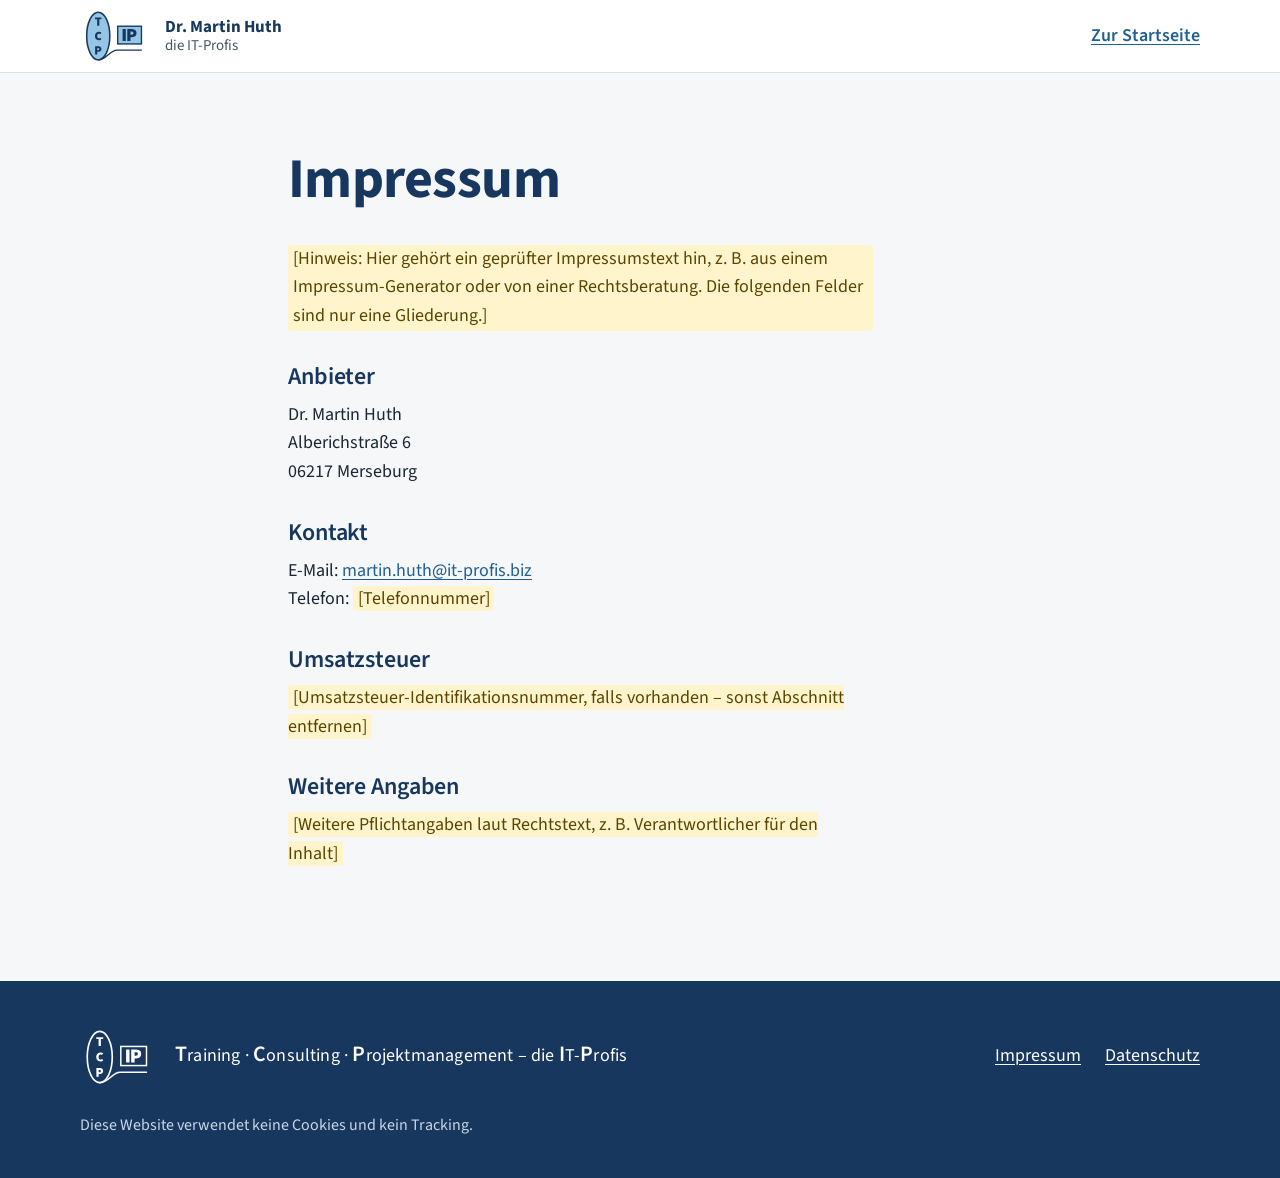
<file: impressum.html>
<!doctype html>
<html lang="de">
<head>
  <meta charset="utf-8">
  <meta name="viewport" content="width=device-width, initial-scale=1, viewport-fit=cover">
  <title>Impressum – Dr. Martin Huth</title>
  <meta name="description" content="Impressum der Website von Dr. Martin Huth – die IT-Profis.">
  <!-- Sicherheitsregel: Die Seite darf nur eigene Dateien laden, nichts von Dritten. -->
  <meta http-equiv="Content-Security-Policy" content="default-src 'self'; img-src 'self'; style-src 'self'; script-src 'self'; font-src 'self'; connect-src 'self'; object-src 'none'; base-uri 'self'; form-action 'none'">
  <meta name="referrer" content="no-referrer">
  <meta name="theme-color" content="#FFFFFF">
  <link rel="icon" href="assets/favicon/favicon.svg" type="image/svg+xml">
  <link rel="icon" href="assets/favicon/favicon-32.png" sizes="32x32" type="image/png">
  <link rel="apple-touch-icon" href="assets/favicon/favicon-180.png">
  <link rel="preload" href="assets/fonts/source-sans-3-400.woff2" as="font" type="font/woff2" crossorigin>
  <link rel="stylesheet" href="css/stil.css">
</head>
<body>
  <a class="sprunglink" href="#inhalt">Zum Inhalt springen</a>

  <header class="kopf">
    <div class="innen kopf__zeile">
      <a class="marke" href="index.html">
        <img src="assets/logo/logo.svg" alt="" width="68" height="48">
        <span class="marke__text">
          <span class="marke__name">Dr. Martin Huth</span>
          <span class="marke__zusatz">die IT-Profis</span>
        </span>
      </a>
      <a class="zurueck" href="index.html">Zur Startseite</a>
    </div>
  </header>

  <main id="inhalt" class="textseite">
    <div class="innen textseite__inhalt">
      <h1>Impressum</h1>
      <p class="platzhalter">[Hinweis: Hier gehört ein geprüfter Impressumstext hin, z. B. aus einem Impressum-Generator oder von einer Rechtsberatung. Die folgenden Felder sind nur eine Gliederung.]</p>

      <section aria-labelledby="i-anbieter">
        <h2 id="i-anbieter">Anbieter</h2>
        <p>Dr. Martin Huth<br>
          Alberichstraße 6<br>
          06217 Merseburg</p>
      </section>

      <section aria-labelledby="i-kontakt">
        <h2 id="i-kontakt">Kontakt</h2>
        <p>E-Mail: <a href="mailto:martin.huth@it-profis.biz">martin.huth@it-profis.biz</a><br>
          Telefon: <span class="platzhalter">[Telefonnummer]</span></p>
      </section>

      <section aria-labelledby="i-steuer">
        <h2 id="i-steuer">Umsatzsteuer</h2>
        <p><span class="platzhalter">[Umsatzsteuer-Identifikationsnummer, falls vorhanden – sonst Abschnitt entfernen]</span></p>
      </section>

      <section aria-labelledby="i-weitere">
        <h2 id="i-weitere">Weitere Angaben</h2>
        <p><span class="platzhalter">[Weitere Pflichtangaben laut Rechtstext, z. B. Verantwortlicher für den Inhalt]</span></p>
      </section>
    </div>
  </main>

  <!-- ===================== 7. Fußzeile ===================== -->
  <footer class="fuss">
    <div class="innen fuss__raster">
      <div class="fuss__marke">
        <img src="assets/logo/logo-weiss.svg" alt="" width="79" height="56">
        <p class="claim"><b>T</b>raining · <b>C</b>onsulting · <b>P</b>rojektmanagement – die <b>I</b>T-<b>P</b>rofis</p>
      </div>
      <nav aria-label="Rechtliches">
        <ul class="fuss__links">
          <li><a href="impressum.html">Impressum</a></li>
          <li><a href="datenschutz.html">Datenschutz</a></li>
        </ul>
      </nav>
      <p class="fuss__klein">Diese Website verwendet keine Cookies und kein Tracking.</p>
    </div>
  </footer>
</body>
</html>
</file>
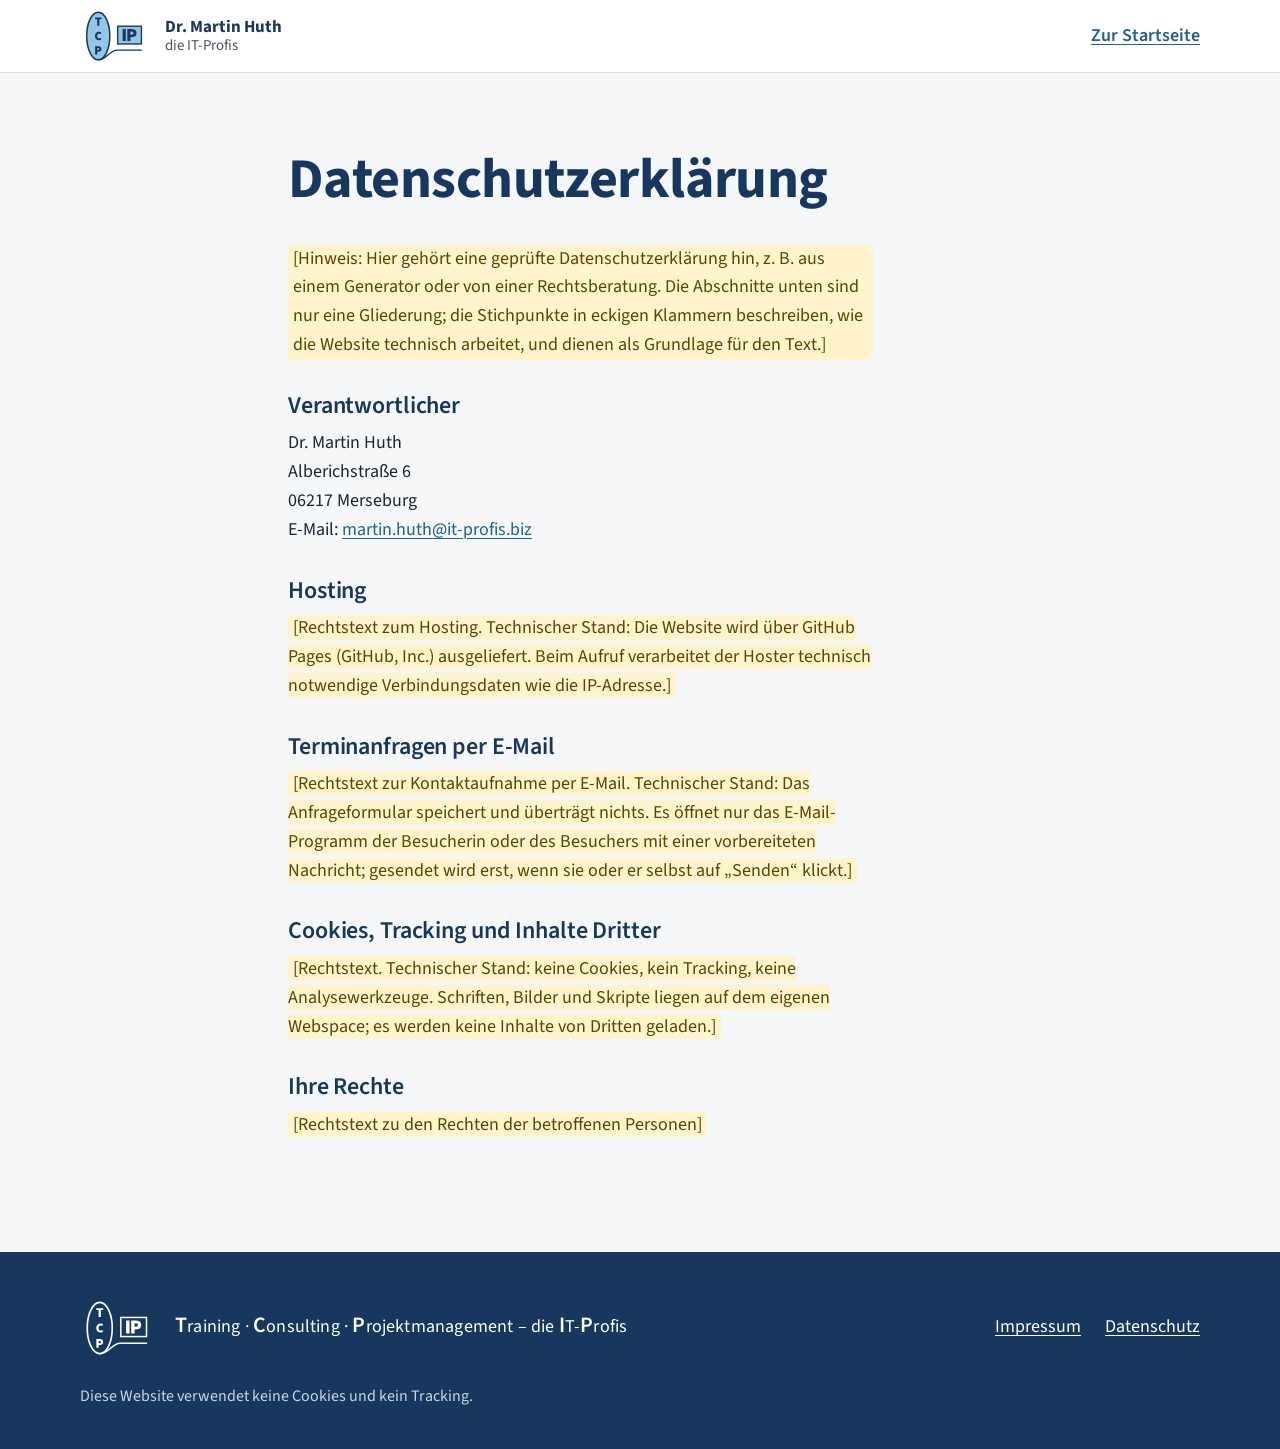
<file: docs/datenschutz.html>
<!doctype html>
<html lang="de">
<head>
  <meta charset="utf-8">
  <meta name="viewport" content="width=device-width, initial-scale=1, viewport-fit=cover">
  <meta name="robots" content="noindex, nofollow"> <!-- VORSCHAU-SCHUTZ: vor dem Go-live entfernen -->
  <title>Datenschutz – Dr. Martin Huth</title>
  <meta name="description" content="Datenschutzerklärung der Website von Dr. Martin Huth – die IT-Profis.">
  <!-- Sicherheitsregel: Die Seite darf nur eigene Dateien laden, nichts von Dritten. -->
  <meta http-equiv="Content-Security-Policy" content="default-src 'self'; img-src 'self'; style-src 'self'; script-src 'self'; font-src 'self'; connect-src 'self'; object-src 'none'; base-uri 'self'; form-action 'none'">
  <meta name="referrer" content="no-referrer">
  <meta name="theme-color" content="#FFFFFF">
  <link rel="icon" href="assets/favicon/favicon.svg" type="image/svg+xml">
  <link rel="icon" href="assets/favicon/favicon-32.png" sizes="32x32" type="image/png">
  <link rel="apple-touch-icon" href="assets/favicon/favicon-180.png">
  <link rel="preload" href="assets/fonts/source-sans-3-400.woff2" as="font" type="font/woff2" crossorigin>
  <link rel="stylesheet" href="css/stil.css">
</head>
<body>
  <a class="sprunglink" href="#inhalt">Zum Inhalt springen</a>

  <header class="kopf">
    <div class="innen kopf__zeile">
      <a class="marke" href="index.html">
        <img src="assets/logo/logo.svg" alt="" width="68" height="48">
        <span class="marke__text">
          <span class="marke__name">Dr. Martin Huth</span>
          <span class="marke__zusatz">die IT-Profis</span>
        </span>
      </a>
      <a class="zurueck" href="index.html">Zur Startseite</a>
    </div>
  </header>

  <main id="inhalt" class="textseite">
    <div class="innen textseite__inhalt">
      <h1>Datenschutzerklärung</h1>
      <p class="platzhalter">[Hinweis: Hier gehört eine geprüfte Datenschutzerklärung hin, z. B. aus einem Generator oder von einer Rechtsberatung. Die Abschnitte unten sind nur eine Gliederung; die Stichpunkte in eckigen Klammern beschreiben, wie die Website technisch arbeitet, und dienen als Grundlage für den Text.]</p>

      <section aria-labelledby="d-verantwortlich">
        <h2 id="d-verantwortlich">Verantwortlicher</h2>
        <p>Dr. Martin Huth<br>
          Alberichstraße 6<br>
          06217 Merseburg<br>
          E-Mail: <a href="mailto:martin.huth@it-profis.biz">martin.huth@it-profis.biz</a></p>
      </section>

      <section aria-labelledby="d-hosting">
        <h2 id="d-hosting">Hosting</h2>
        <p><span class="platzhalter">[Rechtstext zum Hosting. Technischer Stand: Die Website wird über GitHub Pages (GitHub, Inc.) ausgeliefert. Beim Aufruf verarbeitet der Hoster technisch notwendige Verbindungsdaten wie die IP-Adresse.]</span></p>
      </section>

      <section aria-labelledby="d-anfrage">
        <h2 id="d-anfrage">Terminanfragen per E-Mail</h2>
        <p><span class="platzhalter">[Rechtstext zur Kontaktaufnahme per E-Mail. Technischer Stand: Das Anfrageformular speichert und überträgt nichts. Es öffnet nur das E-Mail-Programm der Besucherin oder des Besuchers mit einer vorbereiteten Nachricht; gesendet wird erst, wenn sie oder er selbst auf „Senden“ klickt.]</span></p>
      </section>

      <section aria-labelledby="d-cookies">
        <h2 id="d-cookies">Cookies, Tracking und Inhalte Dritter</h2>
        <p><span class="platzhalter">[Rechtstext. Technischer Stand: keine Cookies, kein Tracking, keine Analysewerkzeuge. Schriften, Bilder und Skripte liegen auf dem eigenen Webspace; es werden keine Inhalte von Dritten geladen.]</span></p>
      </section>

      <section aria-labelledby="d-rechte">
        <h2 id="d-rechte">Ihre Rechte</h2>
        <p><span class="platzhalter">[Rechtstext zu den Rechten der betroffenen Personen]</span></p>
      </section>
    </div>
  </main>

  <!-- ===================== 7. Fußzeile ===================== -->
  <footer class="fuss">
    <div class="innen fuss__raster">
      <div class="fuss__marke">
        <img src="assets/logo/logo-weiss.svg" alt="" width="79" height="56">
        <p class="claim"><b>T</b>raining · <b>C</b>onsulting · <b>P</b>rojektmanagement – die <b>I</b>T-<b>P</b>rofis</p>
      </div>
      <nav aria-label="Rechtliches">
        <ul class="fuss__links">
          <li><a href="impressum.html">Impressum</a></li>
          <li><a href="datenschutz.html">Datenschutz</a></li>
        </ul>
      </nav>
      <p class="fuss__klein">Diese Website verwendet keine Cookies und kein Tracking.</p>
    </div>
  </footer>
</body>
</html>
</file>
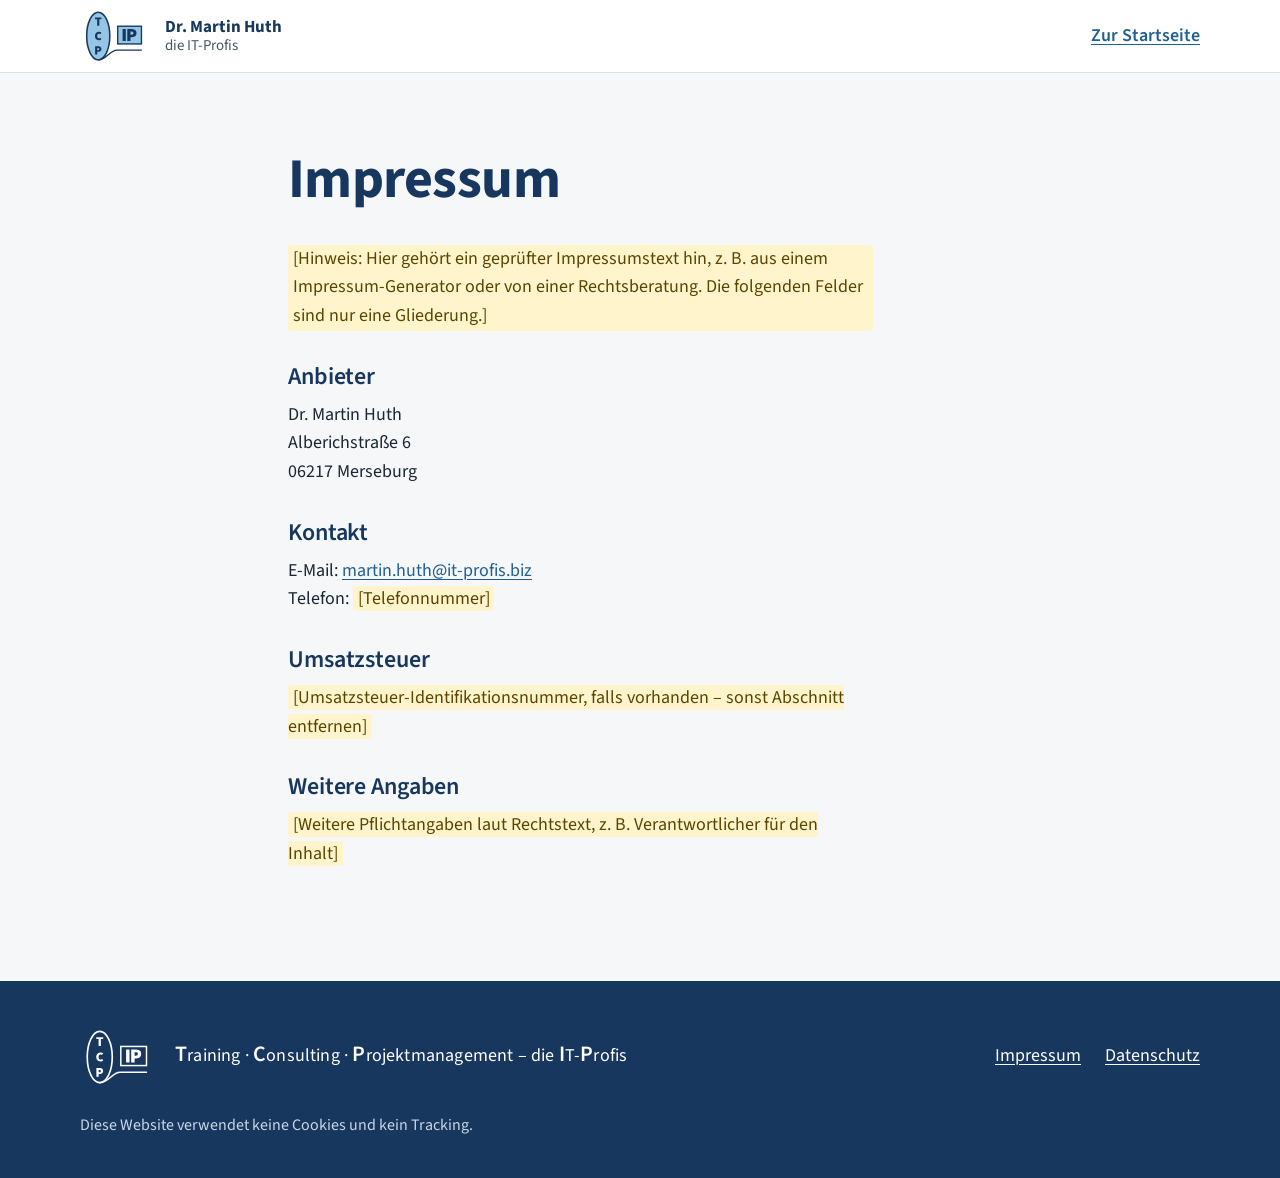
<file: docs/impressum.html>
<!doctype html>
<html lang="de">
<head>
  <meta charset="utf-8">
  <meta name="viewport" content="width=device-width, initial-scale=1, viewport-fit=cover">
  <meta name="robots" content="noindex, nofollow"> <!-- VORSCHAU-SCHUTZ: vor dem Go-live entfernen -->
  <title>Impressum – Dr. Martin Huth</title>
  <meta name="description" content="Impressum der Website von Dr. Martin Huth – die IT-Profis.">
  <!-- Sicherheitsregel: Die Seite darf nur eigene Dateien laden, nichts von Dritten. -->
  <meta http-equiv="Content-Security-Policy" content="default-src 'self'; img-src 'self'; style-src 'self'; script-src 'self'; font-src 'self'; connect-src 'self'; object-src 'none'; base-uri 'self'; form-action 'none'">
  <meta name="referrer" content="no-referrer">
  <meta name="theme-color" content="#FFFFFF">
  <link rel="icon" href="assets/favicon/favicon.svg" type="image/svg+xml">
  <link rel="icon" href="assets/favicon/favicon-32.png" sizes="32x32" type="image/png">
  <link rel="apple-touch-icon" href="assets/favicon/favicon-180.png">
  <link rel="preload" href="assets/fonts/source-sans-3-400.woff2" as="font" type="font/woff2" crossorigin>
  <link rel="stylesheet" href="css/stil.css">
</head>
<body>
  <a class="sprunglink" href="#inhalt">Zum Inhalt springen</a>

  <header class="kopf">
    <div class="innen kopf__zeile">
      <a class="marke" href="index.html">
        <img src="assets/logo/logo.svg" alt="" width="68" height="48">
        <span class="marke__text">
          <span class="marke__name">Dr. Martin Huth</span>
          <span class="marke__zusatz">die IT-Profis</span>
        </span>
      </a>
      <a class="zurueck" href="index.html">Zur Startseite</a>
    </div>
  </header>

  <main id="inhalt" class="textseite">
    <div class="innen textseite__inhalt">
      <h1>Impressum</h1>
      <p class="platzhalter">[Hinweis: Hier gehört ein geprüfter Impressumstext hin, z. B. aus einem Impressum-Generator oder von einer Rechtsberatung. Die folgenden Felder sind nur eine Gliederung.]</p>

      <section aria-labelledby="i-anbieter">
        <h2 id="i-anbieter">Anbieter</h2>
        <p>Dr. Martin Huth<br>
          Alberichstraße 6<br>
          06217 Merseburg</p>
      </section>

      <section aria-labelledby="i-kontakt">
        <h2 id="i-kontakt">Kontakt</h2>
        <p>E-Mail: <a href="mailto:martin.huth@it-profis.biz">martin.huth@it-profis.biz</a><br>
          Telefon: <span class="platzhalter">[Telefonnummer]</span></p>
      </section>

      <section aria-labelledby="i-steuer">
        <h2 id="i-steuer">Umsatzsteuer</h2>
        <p><span class="platzhalter">[Umsatzsteuer-Identifikationsnummer, falls vorhanden – sonst Abschnitt entfernen]</span></p>
      </section>

      <section aria-labelledby="i-weitere">
        <h2 id="i-weitere">Weitere Angaben</h2>
        <p><span class="platzhalter">[Weitere Pflichtangaben laut Rechtstext, z. B. Verantwortlicher für den Inhalt]</span></p>
      </section>
    </div>
  </main>

  <!-- ===================== 7. Fußzeile ===================== -->
  <footer class="fuss">
    <div class="innen fuss__raster">
      <div class="fuss__marke">
        <img src="assets/logo/logo-weiss.svg" alt="" width="79" height="56">
        <p class="claim"><b>T</b>raining · <b>C</b>onsulting · <b>P</b>rojektmanagement – die <b>I</b>T-<b>P</b>rofis</p>
      </div>
      <nav aria-label="Rechtliches">
        <ul class="fuss__links">
          <li><a href="impressum.html">Impressum</a></li>
          <li><a href="datenschutz.html">Datenschutz</a></li>
        </ul>
      </nav>
      <p class="fuss__klein">Diese Website verwendet keine Cookies und kein Tracking.</p>
    </div>
  </footer>
</body>
</html>
</file>
<file: css/stil.css>
/* =====================================================================
   Dr. Martin Huth – die IT-Profis
   Gemeinsames Stylesheet für alle Seiten. Mobile first:
   Grundregeln gelten fürs Handy, @media (min-width: …) erweitert für größere Bildschirme.
   ===================================================================== */

/* ---------- Schrift (selbst gehostet, Lizenz: assets/fonts/OFL.txt) ---------- */
@font-face {
  font-family: "Source Sans 3";
  font-style: normal;
  font-weight: 400;
  font-display: swap;
  src: url("../assets/fonts/source-sans-3-400.woff2") format("woff2");
}
@font-face {
  font-family: "Source Sans 3";
  font-style: normal;
  font-weight: 600;
  font-display: swap;
  src: url("../assets/fonts/source-sans-3-600.woff2") format("woff2");
}
@font-face {
  font-family: "Source Sans 3";
  font-style: normal;
  font-weight: 700;
  font-display: swap;
  src: url("../assets/fonts/source-sans-3-700.woff2") format("woff2");
}

/* ---------- Gestaltungs-Variablen ---------- */
:root {
  /* Farben */
  --grund: #F5F7F9;          /* grau-weißer Seitengrund */
  --flaeche: #FFFFFF;        /* Karten, Kopfzeile */
  --text: #1B2533;           /* Fließtext */
  --text-leise: #4A5665;     /* Nebentexte (AA-Kontrast auf Grund und Fläche) */
  --navy: #17375E;           /* Logo-Dunkelblau: Überschriften, Buttons */
  --navy-tief: #0F2742;      /* Button beim Darüberfahren */
  --akzent: #1F5F94;         /* Links, Fokusrahmen */
  --logo-blau: #95C6E6;      /* Hellblau aus dem Logo, nur für Flächen und Linien */
  --akzent-zart: #E4F0F9;    /* sehr helle Akzentfläche */
  --linie: #D9E1E8;          /* Trennlinien, Rahmen */
  --platine: #C3D3E0;        /* Platinen-Leiterbahnen */
  --auf-dunkel: #FFFFFF;
  --auf-dunkel-leise: #C9D6E5;
  --tag-gesperrt-grund: #EEF1F4;  /* nicht verfügbare Tage */
  --tag-gesperrt-text: #5E6A79;
  --tag-verfuegbar-rand: #B7D6EC;
  --eingabe-rand: #75828F;        /* Rahmen von Eingabefeldern (≥ 3:1) */
  --fehler: #B3261E;
  --hinweis-grund: #FFF8E1;
  --hinweis-rand: #C99A00;
  --warnung-text: #6B4E00;
  --fehler-grund: #FDECEA;
  --erfolg-grund: #E6F4EA;
  --erfolg-text: #1E6B34;
  --eingetragen-grund: #FBE3E0;  /* Verwaltung: eingetragene „nicht verfügbar“-Tage */
  --eingetragen-rand: #E3A59E;
  --eingetragen-text: #8A2A1F;

  /* Schrift */
  --schrift: "Source Sans 3", "Segoe UI", "Helvetica Neue", Arial, sans-serif;
  --gr-fliess: 1.125rem;                          /* 18 px */
  --gr-klein: 1rem;                               /* 16 px, nur für Nebeninfos */
  --gr-h1: clamp(2.25rem, 1.6rem + 3vw, 3.5rem);
  --gr-h2: clamp(1.75rem, 1.4rem + 1.6vw, 2.375rem);
  --gr-h3: 1.375rem;

  /* Abstände und Maße */
  --breite: 72rem;                                /* maximale Inhaltsbreite */
  --rand: max(16px, env(safe-area-inset-left, 0px));
  --rand-r: max(16px, env(safe-area-inset-right, 0px));
  --abschnitt: clamp(3.5rem, 2rem + 7vw, 7rem);   /* Abstand zwischen Bereichen */
  --radius: 6px;
  --kopf-hoehe: 4.5rem;

  color-scheme: light;
}

/* ---------- Grundlagen ---------- */
*, *::before, *::after { box-sizing: border-box; }
[hidden] { display: none !important; }

html {
  -webkit-text-size-adjust: 100%;
  text-size-adjust: 100%;
  scroll-padding-top: 1rem;
}
@media (prefers-reduced-motion: no-preference) {
  html { scroll-behavior: smooth; }
}

body {
  margin: 0;
  background: var(--grund);
  color: var(--text);
  font-family: var(--schrift);
  font-size: var(--gr-fliess);
  line-height: 1.6;
}

img, svg { max-width: 100%; }
img { height: auto; }

h1, h2, h3 {
  color: var(--navy);
  line-height: 1.15;
  margin: 0;
  text-wrap: balance;
}
h1 { font-size: var(--gr-h1); font-weight: 700; letter-spacing: -0.01em; }
h2 { font-size: var(--gr-h2); font-weight: 600; letter-spacing: -0.005em; }
h3 { font-size: var(--gr-h3); font-weight: 600; }

p { margin: 0; max-width: 65ch; }

a { color: var(--akzent); text-underline-offset: 0.18em; text-decoration-thickness: 1px; }
a:hover { text-decoration-thickness: 2px; }

/* Sichtbarer Tastatur-Fokus überall */
:focus-visible {
  outline: 3px solid var(--akzent);
  outline-offset: 3px;
  border-radius: 2px;
}

.visually-hidden {
  position: absolute !important;
  width: 1px; height: 1px;
  margin: -1px; padding: 0; overflow: hidden;
  clip: rect(0 0 0 0); white-space: nowrap; border: 0;
}

/* „Zum Inhalt springen“ – erscheint nur bei Tastaturbedienung */
.sprunglink {
  position: absolute;
  left: var(--rand);
  top: -100px;
  z-index: 100;
  background: var(--navy);
  color: var(--auf-dunkel);
  padding: 0.75rem 1rem;
  border-radius: var(--radius);
  font-weight: 600;
}
.sprunglink:focus { top: 0.75rem; }

/* Innerer Rahmen mit Seitenrand */
.innen {
  max-width: var(--breite);
  margin-inline: auto;
  padding-left: var(--rand);
  padding-right: var(--rand-r);
}

/* Platzhalter für fehlende Inhalte: gut erkennbar, damit nichts vergessen wird */
.platzhalter {
  background: #FFF4CC;
  color: #5A4500;
  padding: 0 0.25em;
  border-radius: 3px;
}

/* ---------- Claim (wiederkehrendes Element, wie auf der alten Folie) ---------- */
.claim {
  color: var(--navy);
  font-weight: 400;
  letter-spacing: 0.01em;
}
.claim b {
  font-weight: 600;
  font-size: 1.22em;
  line-height: 1;
}

/* ---------- Buttons ---------- */
.knopf {
  display: inline-flex;
  align-items: center;
  justify-content: center;
  gap: 0.5rem;
  min-height: 48px;
  padding: 0.625rem 1.375rem;
  border: 2px solid var(--navy);
  border-radius: var(--radius);
  background: var(--navy);
  color: var(--auf-dunkel);
  font: inherit;
  font-weight: 600;
  line-height: 1.2;
  text-decoration: none;
  cursor: pointer;
  transition: background-color 0.15s ease, border-color 0.15s ease;
}
.knopf:hover { background: var(--navy-tief); border-color: var(--navy-tief); text-decoration: none; }
.knopf--leise { background: transparent; color: var(--navy); }
.knopf--leise:hover { background: var(--akzent-zart); border-color: var(--navy); }
.knopf--klein { min-height: 44px; padding: 0.5rem 1rem; font-size: var(--gr-klein); }

/* ---------- Kopfzeile ---------- */
.kopf {
  background: var(--flaeche);
  border-bottom: 1px solid var(--linie);
}
.kopf__zeile {
  display: flex;
  align-items: center;
  justify-content: space-between;
  gap: 1rem;
  padding-block: 0.625rem;
}
.marke {
  display: inline-flex;
  align-items: center;
  gap: 0.75rem;
  color: var(--navy);
  text-decoration: none;
  min-width: 0;
}
.marke img { width: auto; height: 48px; flex: none; }
.marke__text { display: grid; line-height: 1.2; }
.marke__name { font-weight: 700; font-size: 1.0625rem; }
.marke__zusatz { font-size: 0.9375rem; color: var(--text-leise); }
.marke:hover .marke__name { text-decoration: underline; text-underline-offset: 0.18em; }

.hauptnav ul {
  list-style: none;
  margin: 0;
  padding: 0;
  display: flex;
  flex-wrap: wrap;
  gap: 0.25rem 1.25rem;
}
.hauptnav a {
  display: inline-flex;
  align-items: center;
  min-height: 44px;
  color: var(--text);
  text-decoration: none;
  font-weight: 600;
  font-size: var(--gr-klein);
}
.hauptnav a:hover { color: var(--akzent); text-decoration: underline; }

/* Handy: Navigation als zweite Zeile, Button kompakt */
.kopf__nav { border-top: 1px solid var(--linie); }
.kopf__nav .hauptnav ul { justify-content: space-between; }
.kopf__zeile .hauptnav { display: none; }
.marke__name, .kopf .knopf { white-space: nowrap; }
/* Sehr schmale Handys: nur Logo und Button, der Name steht direkt darunter groß im Einstieg */
@media (max-width: 24rem) {
  .marke__text { display: none; }
}

@media (min-width: 56rem) {
  .kopf {
    position: sticky;
    top: 0;
    z-index: 20;
  }
  .kopf__nav { display: none; }
  .kopf__zeile .hauptnav { display: block; margin-left: auto; }
  .marke img { height: 52px; }
  html { scroll-padding-top: calc(var(--kopf-hoehe) + 1rem); }
}

/* ---------- Bereiche allgemein ---------- */
.bereich { padding-block: var(--abschnitt); }
.bereich--flaeche { background: var(--flaeche); border-block: 1px solid var(--linie); }
.bereich__kopf { display: grid; gap: 0.75rem; margin-bottom: clamp(2rem, 1.5rem + 2vw, 3rem); }
.bereich__kopf p { color: var(--text-leise); }
.eyebrow {
  font-size: 0.875rem;
  font-weight: 600;
  letter-spacing: 0.1em;
  text-transform: uppercase;
  color: var(--akzent);
}

/* ---------- Einstieg ---------- */
.einstieg {
  position: relative;
  overflow: hidden;
  padding-block: clamp(2.5rem, 1.5rem + 5vw, 6rem) var(--abschnitt);
}
.einstieg__raster {
  position: relative;
  display: grid;
  gap: 2.5rem;
  align-items: center;
}
.einstieg__text { display: grid; gap: 1.25rem; justify-items: start; }
.einstieg .claim { font-size: 1.0625rem; }
.einstieg__nutzen { font-size: 1.25rem; line-height: 1.55; color: var(--text); max-width: 38ch; }
.einstieg__fakten {
  list-style: none;
  margin: 0;
  padding: 0;
  display: flex;
  flex-wrap: wrap;
  gap: 0.5rem;
}
.einstieg__fakten li {
  font-size: var(--gr-klein);
  color: var(--navy);
  background: var(--flaeche);
  border: 1px solid var(--linie);
  border-radius: 999px;
  padding: 0.25rem 0.875rem;
}
.einstieg__aktionen { display: flex; flex-wrap: wrap; gap: 0.75rem; margin-top: 0.5rem; }

.portraet {
  position: relative;
  isolation: isolate;
  margin: 0;
  width: min(100% - 3rem, 15rem);
  justify-self: center;
}
@media (min-width: 52rem) {
  .portraet { width: min(100% - 4rem, 22rem); }
}
/* Leiterbahnen rund um den Rahmen; liegen hinter dem Porträt */
.portraet__platine {
  position: absolute;
  z-index: -1;
  top: calc(-64 / 440 * 100%);   /* Prozent oben/unten beziehen sich auf die Höhe (4:5) */
  left: calc(-64 / 352 * 100%);
  width: calc(480 / 352 * 100%);
  height: auto;
  max-width: none;
  color: var(--platine);
  pointer-events: none;
}
.portraet__rahmen {
  aspect-ratio: 4 / 5;
  max-width: 100%;
  border-radius: var(--radius);
  background:
    linear-gradient(180deg, var(--akzent-zart), var(--flaeche));
  border: 1px solid var(--linie);
  display: grid;
  place-items: center;
  text-align: center;
  padding: 1.5rem;
  color: var(--text-leise);
}
.portraet img { display: block; width: 100%; aspect-ratio: 4 / 5; object-fit: cover; border-radius: var(--radius); }

@media (min-width: 52rem) {
  .einstieg__raster { grid-template-columns: minmax(0, 1.35fr) minmax(0, 1fr); gap: 4rem; }
}

/* Füllungen in den Inline-SVGs */
.knoten { fill: var(--grund); }
.fuellung-hell { fill: var(--logo-blau); }
.fuellung-weiss { fill: var(--flaeche); }

/* ---------- Trenner mit Platinen-Motiv ---------- */
.trenner {
  display: flex;
  align-items: center;
  gap: 0;
  color: var(--platine);
}
.trenner::before, .trenner::after {
  content: "";
  flex: 1;
  height: 1.5px;
  background: currentColor;
}
.trenner svg { flex: none; width: 168px; height: 32px; }

/* ---------- Leistungen ---------- */
.karten {
  list-style: none;
  margin: 0;
  padding: 0;
  display: grid;
  gap: 1.25rem;
}
.karte {
  background: var(--flaeche);
  border: 1px solid var(--linie);
  border-radius: var(--radius);
  padding: clamp(1.5rem, 1.2rem + 1vw, 2rem);
  display: grid;
  gap: 0.875rem;
  align-content: start;
}
.karte__symbol { width: 48px; height: 48px; color: var(--navy); }
.karte__text { color: var(--text); }
.karte__themen { font-size: var(--gr-klein); color: var(--text-leise); }
@media (min-width: 48rem) {
  .karten { grid-template-columns: repeat(3, minmax(0, 1fr)); }
}

/* ---------- Über mich ---------- */
.ueber {
  display: grid;
  gap: 2.5rem;
}
.ueber__text { display: grid; gap: 1rem; align-content: start; justify-items: start; }
.ueber__listen { display: grid; gap: 2rem; align-content: start; }
.liste-titel {
  font-size: var(--gr-klein);
  font-weight: 600;
  letter-spacing: 0.08em;
  text-transform: uppercase;
  color: var(--text-leise);
  margin-bottom: 0.75rem;
}
.faktenliste {
  list-style: none;
  margin: 0;
  padding: 0;
  display: grid;
  border-top: 1px solid var(--linie);
}
.faktenliste li {
  display: grid;
  gap: 0.125rem;
  padding-block: 0.75rem;
  border-bottom: 1px solid var(--linie);
}
.faktenliste strong { color: var(--navy); font-weight: 600; }
.faktenliste span { color: var(--text-leise); font-size: var(--gr-klein); }
@media (min-width: 52rem) {
  .ueber { grid-template-columns: minmax(0, 1.1fr) minmax(0, 1fr); gap: 4rem; }
}

/* ---------- Termin ---------- */
.termin__rahmen {
  background: var(--flaeche);
  border: 1px solid var(--linie);
  border-radius: var(--radius);
  padding: clamp(1rem, 0.75rem + 1.5vw, 2rem);
}
.termin__raster { display: grid; gap: 2.5rem; }
/* Schmale Handys: ohne Rahmen, damit jedes Tagesfeld mindestens 44 px breit bleibt */
@media (max-width: 30rem) {
  .termin__rahmen { padding: 0; border: 0; background: transparent; }
  .anfrage__hinweis { background: var(--flaeche); border: 1px solid var(--linie); }
}
.termin__kalender, .termin__anfrage { display: grid; gap: 1.25rem; align-content: start; min-width: 0; }
@media (min-width: 60rem) {
  .termin__raster { grid-template-columns: minmax(0, 27rem) minmax(0, 1fr); gap: 3.5rem; }
}

/* ---------- Kalender ---------- */
.kalender { display: grid; gap: 1rem; }
.kalender__laden { color: var(--text-leise); }
.kalender__kopf {
  display: flex;
  align-items: center;
  justify-content: space-between;
  gap: 0.5rem;
}
.kalender__monat { font-size: 1.3125rem; text-align: center; }
.kalender__blaettern {
  flex: none;
  width: 48px;
  height: 48px;
  display: grid;
  place-items: center;
  border: 1px solid var(--linie);
  border-radius: var(--radius);
  background: var(--flaeche);
  color: var(--navy);
  cursor: pointer;
}
.kalender__blaettern:hover:not(:disabled) { background: var(--akzent-zart); border-color: var(--logo-blau); }
.kalender__blaettern:disabled { opacity: 0.35; cursor: default; }
.kalender__blaettern svg {
  width: 22px; height: 22px;
  fill: none; stroke: currentColor; stroke-width: 2.25; stroke-linecap: round; stroke-linejoin: round;
}
.kalender__tabelle {
  table-layout: fixed;
  border-collapse: separate;
  border-spacing: 3px;
  margin-inline: -3px;
  width: calc(100% + 6px);
}
.kalender__tabelle th {
  font-size: 0.9375rem;
  font-weight: 600;
  color: var(--text-leise);
  padding-bottom: 0.25rem;
}
.kalender__tabelle td { padding: 0; }

/* Ein Tag im Kalender */
.tag {
  display: grid;
  place-items: center;
  width: 100%;
  aspect-ratio: 1;
  min-height: 44px;
  padding: 0;
  border: 1px solid transparent;
  border-radius: var(--radius);
  background: var(--tag-gesperrt-grund);
  color: var(--tag-gesperrt-text);
  font: inherit;
  font-size: 1.0625rem;
  line-height: 1;
  font-variant-numeric: tabular-nums;
  cursor: default;
}
.tag--verfuegbar {
  background: var(--akzent-zart);
  border-color: var(--tag-verfuegbar-rand);
  color: var(--navy);
  font-weight: 600;
  cursor: pointer;
}
.tag--verfuegbar:hover { background: var(--logo-blau); border-color: var(--navy); }
.tag--gewaehlt,
.tag--gewaehlt:hover {
  background: var(--navy);
  border-color: var(--navy);
  color: var(--auf-dunkel);
}
.tag--heute span {
  text-decoration: underline;
  text-decoration-thickness: 2px;
  text-underline-offset: 4px;
}
.tag:focus-visible { outline-offset: 2px; }

.kalender__legende {
  list-style: none;
  margin: 0;
  padding: 0;
  display: flex;
  flex-wrap: wrap;
  gap: 0.5rem 1.25rem;
  font-size: var(--gr-klein);
  color: var(--text-leise);
}
.kalender__legende li { display: inline-flex; align-items: center; gap: 0.5rem; }
.legende__muster {
  display: inline-block;
  width: 1.25rem;
  height: 1.25rem;
  min-height: 0;
  aspect-ratio: auto;
  border-radius: 4px;
}
.legende__muster.tag--gesperrt { border-color: var(--linie); }
.kalender__hilfe { font-size: var(--gr-klein); color: var(--text-leise); }
@media (hover: none) and (pointer: coarse) {
  .kalender__hilfe { display: none; }  /* Tastatur-Tipp ist am Handy überflüssig */
}
.kalender__hinweis {
  background: var(--hinweis-grund);
  border-left: 4px solid var(--hinweis-rand);
  padding: 0.75rem 1rem;
  border-radius: 0 var(--radius) var(--radius) 0;
  font-size: var(--gr-klein);
}

/* ---------- Anfrage ---------- */
.anfrage__vorher { display: grid; gap: 0.75rem; }
.schritte { margin: 0; padding-left: 1.4em; display: grid; gap: 0.5rem; }
.schritte li::marker { color: var(--navy); font-weight: 700; }
.anfrage { display: grid; gap: 1.25rem; }
.formular { display: grid; gap: 1.25rem; justify-items: start; }
.feld { display: grid; gap: 0.375rem; width: 100%; }
.feld label { font-weight: 600; color: var(--navy); }
.feld__optional { font-weight: 400; color: var(--text-leise); }
.feld__hinweis { font-size: var(--gr-klein); color: var(--text-leise); }
.feld input,
.feld textarea {
  width: 100%;
  min-height: 48px;
  padding: 0.625rem 0.75rem;
  border: 1px solid var(--eingabe-rand);
  border-radius: var(--radius);
  background: var(--flaeche);
  color: var(--text);
  font: inherit;
}
.feld textarea { resize: vertical; min-height: 8rem; }
.feld input:focus-visible,
.feld textarea:focus-visible { border-color: var(--navy); outline-offset: 1px; }
.feld [aria-invalid="true"] { border-color: var(--fehler); border-width: 2px; }
.feld__fehler { color: var(--fehler); font-size: var(--gr-klein); font-weight: 600; }
.anfrage__status:empty { display: none; }
.anfrage__status {
  background: var(--akzent-zart);
  border-left: 4px solid var(--navy);
  padding: 0.75rem 1rem;
  border-radius: 0 var(--radius) var(--radius) 0;
  color: var(--navy);
}

.anfrage__hinweis {
  display: grid;
  gap: 0.5rem;
  padding: 1rem 1.25rem;
  background: var(--grund);
  border-radius: var(--radius);
}
.anfrage__hinweis strong { color: var(--navy); font-weight: 600; }
.kopieren { display: flex; flex-wrap: wrap; align-items: center; gap: 0.5rem 1rem; }
.kopieren__adresse { font-weight: 600; overflow-wrap: anywhere; }
.kopieren__meldung { font-size: var(--gr-klein); color: var(--navy); }

/* ---------- Kontakt ---------- */
.kontakt {
  list-style: none;
  margin: 0;
  padding: 0;
  display: grid;
  gap: 1rem;
}
.kontakt li {
  background: var(--flaeche);
  border: 1px solid var(--linie);
  border-radius: var(--radius);
  padding: 1.25rem 1.5rem;
  display: grid;
  gap: 0.25rem;
  min-width: 0;
}
.kontakt__art { font-size: var(--gr-klein); color: var(--text-leise); }
.kontakt__wert { font-weight: 600; color: var(--navy); overflow-wrap: anywhere; }
@media (min-width: 40rem) {
  .kontakt { grid-template-columns: repeat(2, minmax(0, 1fr)); }
}

/* ---------- Fußzeile ---------- */
.fuss {
  background: var(--navy);
  color: var(--auf-dunkel);
  padding-block: 3rem calc(2.5rem + env(safe-area-inset-bottom, 0px));
}
.fuss__raster { display: grid; gap: 1.75rem; }
.fuss__marke { display: flex; align-items: center; gap: 1rem; flex-wrap: wrap; }
.fuss__marke img { width: auto; height: 56px; }
.fuss .claim { color: var(--auf-dunkel); }
.fuss__links {
  list-style: none;
  margin: 0;
  padding: 0;
  display: flex;
  flex-wrap: wrap;
  gap: 0.25rem 1.5rem;
}
.fuss a {
  color: var(--auf-dunkel);
  display: inline-flex;
  align-items: center;
  min-height: 44px;
}
.fuss :focus-visible { outline-color: var(--logo-blau); }
.fuss__klein { font-size: var(--gr-klein); color: var(--auf-dunkel-leise); }
@media (min-width: 48rem) {
  .fuss__raster { grid-template-columns: 1fr auto; align-items: center; }
}

/* ---------- Unterseiten (Impressum, Datenschutz) ---------- */
.textseite { padding-block: clamp(2.5rem, 1.5rem + 4vw, 5rem) var(--abschnitt); }
.textseite__inhalt { display: grid; gap: 2rem; max-width: 46rem; }
.textseite section { display: grid; gap: 0.625rem; }
.textseite h2 { font-size: 1.5rem; }
.zurueck { font-weight: 600; display: inline-flex; align-items: center; min-height: 44px; }

/* =====================================================================
   Verwaltungsseite (schlicht, große Schaltflächen)
   ===================================================================== */
.knopf--gross { min-height: 56px; padding: 0.75rem 1.5rem; font-size: 1.125rem; }

.verwaltung {
  max-width: 46rem;
  display: grid;
  gap: 1.5rem;
  padding-block: 2rem 0;
}
.verwaltung__einleitung { display: grid; gap: 0.75rem; }
.verwaltung__einleitung h1 { font-size: clamp(1.875rem, 1.5rem + 2vw, 2.5rem); }
.verwaltung__bereich { display: grid; gap: 1.5rem; }
.verwaltung__karte {
  background: var(--flaeche);
  border: 1px solid var(--linie);
  border-radius: var(--radius);
  padding: clamp(1rem, 0.75rem + 1.5vw, 1.75rem);
  display: grid;
  gap: 1rem;
}
.verwaltung__karte h2 { font-size: 1.5rem; }
@media (max-width: 30rem) {
  .verwaltung__karte { padding-inline: 0.5rem; }
}

/* Eingetragene Tage: deutlich anders als Wochenenden/Feiertage */
.tag--eingetragen:not(.tag--gewaehlt) {
  background: var(--eingetragen-grund);
  border-color: var(--eingetragen-rand);
  color: var(--eingetragen-text);
}
.tag--eingetragen:not(.tag--gewaehlt):hover { border-color: var(--eingetragen-text); }

#verwaltung-kalender { width: 100%; max-width: 30rem; margin-inline: auto; }

/* Hinweisfeld unter dem Kalender */
.auswahl {
  scroll-margin-bottom: 10rem; /* nicht hinter der Speicherleiste verschwinden */
  display: grid;
  gap: 0.75rem;
  padding: 1rem;
  background: var(--akzent-zart);
  border-radius: var(--radius);
  color: var(--navy);
  font-weight: 600;
}
.auswahl__knoepfe { display: flex; flex-wrap: wrap; gap: 0.75rem; }
.auswahl__knoepfe:empty { display: none; }

/* Liste der Einträge */
.eintraege { list-style: none; margin: 0; padding: 0; display: grid; border-top: 1px solid var(--linie); }
.eintraege:empty { display: none; }
.eintraege li {
  display: flex;
  flex-wrap: wrap;
  align-items: center;
  justify-content: space-between;
  gap: 0.5rem 1rem;
  padding-block: 0.75rem;
  border-bottom: 1px solid var(--linie);
}
.eintraege li span { min-width: 0; }

/* Speicherleiste: bleibt am Handy unten sichtbar */
.speicherleiste {
  position: sticky;
  bottom: 0;
  z-index: 10;
  display: grid;
  gap: 0.75rem;
  margin-inline: calc(-1 * var(--rand));
  padding: 1rem var(--rand-r) calc(1rem + env(safe-area-inset-bottom, 0px)) var(--rand);
  background: var(--flaeche);
  border-top: 1px solid var(--linie);
  box-shadow: 0 -4px 16px rgba(23, 55, 94, 0.08);
}
.speicherleiste__knopf { width: 100%; }
.speicherleiste__hinweis { color: var(--warnung-text); font-weight: 600; }
@media (min-width: 46rem) {
  .speicherleiste { margin-inline: 0; padding-inline: 1.25rem; border: 1px solid var(--linie); border-radius: var(--radius) var(--radius) 0 0; }
}

/* Meldungen */
.meldung { padding: 0.75rem 1rem; border-radius: 0 var(--radius) var(--radius) 0; border-left: 4px solid; }
.meldung--info { background: var(--akzent-zart); border-color: var(--navy); color: var(--navy); }
.meldung--erfolg { background: var(--erfolg-grund); border-color: var(--erfolg-text); color: var(--erfolg-text); font-weight: 600; }
.meldung--warnung { background: var(--hinweis-grund); border-color: var(--hinweis-rand); color: var(--warnung-text); }
.meldung--fehler { background: var(--fehler-grund); border-color: var(--fehler); color: var(--fehler); font-weight: 600; }
</file>
<file: docs/css/stil.css>
/* =====================================================================
   Dr. Martin Huth – die IT-Profis
   Gemeinsames Stylesheet für alle Seiten. Mobile first:
   Grundregeln gelten fürs Handy, @media (min-width: …) erweitert für größere Bildschirme.
   ===================================================================== */

/* ---------- Schrift (selbst gehostet, Lizenz: assets/fonts/OFL.txt) ---------- */
@font-face {
  font-family: "Source Sans 3";
  font-style: normal;
  font-weight: 400;
  font-display: swap;
  src: url("../assets/fonts/source-sans-3-400.woff2") format("woff2");
}
@font-face {
  font-family: "Source Sans 3";
  font-style: normal;
  font-weight: 600;
  font-display: swap;
  src: url("../assets/fonts/source-sans-3-600.woff2") format("woff2");
}
@font-face {
  font-family: "Source Sans 3";
  font-style: normal;
  font-weight: 700;
  font-display: swap;
  src: url("../assets/fonts/source-sans-3-700.woff2") format("woff2");
}

/* ---------- Gestaltungs-Variablen ---------- */
:root {
  /* Farben */
  --grund: #F5F7F9;          /* grau-weißer Seitengrund */
  --flaeche: #FFFFFF;        /* Karten, Kopfzeile */
  --text: #1B2533;           /* Fließtext */
  --text-leise: #4A5665;     /* Nebentexte (AA-Kontrast auf Grund und Fläche) */
  --navy: #17375E;           /* Logo-Dunkelblau: Überschriften, Buttons */
  --navy-tief: #0F2742;      /* Button beim Darüberfahren */
  --akzent: #1F5F94;         /* Links, Fokusrahmen */
  --logo-blau: #95C6E6;      /* Hellblau aus dem Logo, nur für Flächen und Linien */
  --akzent-zart: #E4F0F9;    /* sehr helle Akzentfläche */
  --linie: #D9E1E8;          /* Trennlinien, Rahmen */
  --platine: #C3D3E0;        /* Platinen-Leiterbahnen */
  --auf-dunkel: #FFFFFF;
  --auf-dunkel-leise: #C9D6E5;
  --tag-gesperrt-grund: #EEF1F4;  /* nicht verfügbare Tage */
  --tag-gesperrt-text: #5E6A79;
  --tag-verfuegbar-rand: #B7D6EC;
  --eingabe-rand: #75828F;        /* Rahmen von Eingabefeldern (≥ 3:1) */
  --fehler: #B3261E;
  --hinweis-grund: #FFF8E1;
  --hinweis-rand: #C99A00;
  --warnung-text: #6B4E00;
  --fehler-grund: #FDECEA;
  --erfolg-grund: #E6F4EA;
  --erfolg-text: #1E6B34;
  --eingetragen-grund: #FBE3E0;  /* Verwaltung: eingetragene „nicht verfügbar“-Tage */
  --eingetragen-rand: #E3A59E;
  --eingetragen-text: #8A2A1F;

  /* Schrift */
  --schrift: "Source Sans 3", "Segoe UI", "Helvetica Neue", Arial, sans-serif;
  --gr-fliess: 1.125rem;                          /* 18 px */
  --gr-klein: 1rem;                               /* 16 px, nur für Nebeninfos */
  --gr-h1: clamp(2.25rem, 1.6rem + 3vw, 3.5rem);
  --gr-h2: clamp(1.75rem, 1.4rem + 1.6vw, 2.375rem);
  --gr-h3: 1.375rem;

  /* Abstände und Maße */
  --breite: 72rem;                                /* maximale Inhaltsbreite */
  --rand: max(16px, env(safe-area-inset-left, 0px));
  --rand-r: max(16px, env(safe-area-inset-right, 0px));
  --abschnitt: clamp(3.5rem, 2rem + 7vw, 7rem);   /* Abstand zwischen Bereichen */
  --radius: 6px;
  --kopf-hoehe: 4.5rem;

  color-scheme: light;
}

/* ---------- Grundlagen ---------- */
*, *::before, *::after { box-sizing: border-box; }
[hidden] { display: none !important; }

html {
  -webkit-text-size-adjust: 100%;
  text-size-adjust: 100%;
  scroll-padding-top: 1rem;
}
@media (prefers-reduced-motion: no-preference) {
  html { scroll-behavior: smooth; }
}

body {
  margin: 0;
  background: var(--grund);
  color: var(--text);
  font-family: var(--schrift);
  font-size: var(--gr-fliess);
  line-height: 1.6;
}

img, svg { max-width: 100%; }
img { height: auto; }

h1, h2, h3 {
  color: var(--navy);
  line-height: 1.15;
  margin: 0;
  text-wrap: balance;
}
h1 { font-size: var(--gr-h1); font-weight: 700; letter-spacing: -0.01em; }
h2 { font-size: var(--gr-h2); font-weight: 600; letter-spacing: -0.005em; }
h3 { font-size: var(--gr-h3); font-weight: 600; }

p { margin: 0; max-width: 65ch; }

a { color: var(--akzent); text-underline-offset: 0.18em; text-decoration-thickness: 1px; }
a:hover { text-decoration-thickness: 2px; }

/* Sichtbarer Tastatur-Fokus überall */
:focus-visible {
  outline: 3px solid var(--akzent);
  outline-offset: 3px;
  border-radius: 2px;
}

.visually-hidden {
  position: absolute !important;
  width: 1px; height: 1px;
  margin: -1px; padding: 0; overflow: hidden;
  clip: rect(0 0 0 0); white-space: nowrap; border: 0;
}

/* „Zum Inhalt springen“ – erscheint nur bei Tastaturbedienung */
.sprunglink {
  position: absolute;
  left: var(--rand);
  top: -100px;
  z-index: 100;
  background: var(--navy);
  color: var(--auf-dunkel);
  padding: 0.75rem 1rem;
  border-radius: var(--radius);
  font-weight: 600;
}
.sprunglink:focus { top: 0.75rem; }

/* Innerer Rahmen mit Seitenrand */
.innen {
  max-width: var(--breite);
  margin-inline: auto;
  padding-left: var(--rand);
  padding-right: var(--rand-r);
}

/* Platzhalter für fehlende Inhalte: gut erkennbar, damit nichts vergessen wird */
.platzhalter {
  background: #FFF4CC;
  color: #5A4500;
  padding: 0 0.25em;
  border-radius: 3px;
}

/* ---------- Claim (wiederkehrendes Element, wie auf der alten Folie) ---------- */
.claim {
  color: var(--navy);
  font-weight: 400;
  letter-spacing: 0.01em;
}
.claim b {
  font-weight: 600;
  font-size: 1.22em;
  line-height: 1;
}

/* ---------- Buttons ---------- */
.knopf {
  display: inline-flex;
  align-items: center;
  justify-content: center;
  gap: 0.5rem;
  min-height: 48px;
  padding: 0.625rem 1.375rem;
  border: 2px solid var(--navy);
  border-radius: var(--radius);
  background: var(--navy);
  color: var(--auf-dunkel);
  font: inherit;
  font-weight: 600;
  line-height: 1.2;
  text-decoration: none;
  cursor: pointer;
  transition: background-color 0.15s ease, border-color 0.15s ease;
}
.knopf:hover { background: var(--navy-tief); border-color: var(--navy-tief); text-decoration: none; }
.knopf--leise { background: transparent; color: var(--navy); }
.knopf--leise:hover { background: var(--akzent-zart); border-color: var(--navy); }
.knopf--klein { min-height: 44px; padding: 0.5rem 1rem; font-size: var(--gr-klein); }

/* ---------- Kopfzeile ---------- */
.kopf {
  background: var(--flaeche);
  border-bottom: 1px solid var(--linie);
}
.kopf__zeile {
  display: flex;
  align-items: center;
  justify-content: space-between;
  gap: 1rem;
  padding-block: 0.625rem;
}
.marke {
  display: inline-flex;
  align-items: center;
  gap: 0.75rem;
  color: var(--navy);
  text-decoration: none;
  min-width: 0;
}
.marke img { width: auto; height: 48px; flex: none; }
.marke__text { display: grid; line-height: 1.2; }
.marke__name { font-weight: 700; font-size: 1.0625rem; }
.marke__zusatz { font-size: 0.9375rem; color: var(--text-leise); }
.marke:hover .marke__name { text-decoration: underline; text-underline-offset: 0.18em; }

.hauptnav ul {
  list-style: none;
  margin: 0;
  padding: 0;
  display: flex;
  flex-wrap: wrap;
  gap: 0.25rem 1.25rem;
}
.hauptnav a {
  display: inline-flex;
  align-items: center;
  min-height: 44px;
  color: var(--text);
  text-decoration: none;
  font-weight: 600;
  font-size: var(--gr-klein);
}
.hauptnav a:hover { color: var(--akzent); text-decoration: underline; }

/* Handy: Navigation als zweite Zeile, Button kompakt */
.kopf__nav { border-top: 1px solid var(--linie); }
.kopf__nav .hauptnav ul { justify-content: space-between; }
.kopf__zeile .hauptnav { display: none; }
.marke__name, .kopf .knopf { white-space: nowrap; }
/* Sehr schmale Handys: nur Logo und Button, der Name steht direkt darunter groß im Einstieg */
@media (max-width: 24rem) {
  .marke__text { display: none; }
}

@media (min-width: 56rem) {
  .kopf {
    position: sticky;
    top: 0;
    z-index: 20;
  }
  .kopf__nav { display: none; }
  .kopf__zeile .hauptnav { display: block; margin-left: auto; }
  .marke img { height: 52px; }
  html { scroll-padding-top: calc(var(--kopf-hoehe) + 1rem); }
}

/* ---------- Bereiche allgemein ---------- */
.bereich { padding-block: var(--abschnitt); }
.bereich--flaeche { background: var(--flaeche); border-block: 1px solid var(--linie); }
.bereich__kopf { display: grid; gap: 0.75rem; margin-bottom: clamp(2rem, 1.5rem + 2vw, 3rem); }
.bereich__kopf p { color: var(--text-leise); }
.eyebrow {
  font-size: 0.875rem;
  font-weight: 600;
  letter-spacing: 0.1em;
  text-transform: uppercase;
  color: var(--akzent);
}

/* ---------- Einstieg ---------- */
.einstieg {
  position: relative;
  overflow: hidden;
  padding-block: clamp(2.5rem, 1.5rem + 5vw, 6rem) var(--abschnitt);
}
.einstieg__raster {
  position: relative;
  display: grid;
  gap: 2.5rem;
  align-items: center;
}
.einstieg__text { display: grid; gap: 1.25rem; justify-items: start; }
.einstieg .claim { font-size: 1.0625rem; }
.einstieg__nutzen { font-size: 1.25rem; line-height: 1.55; color: var(--text); max-width: 38ch; }
.einstieg__fakten {
  list-style: none;
  margin: 0;
  padding: 0;
  display: flex;
  flex-wrap: wrap;
  gap: 0.5rem;
}
.einstieg__fakten li {
  font-size: var(--gr-klein);
  color: var(--navy);
  background: var(--flaeche);
  border: 1px solid var(--linie);
  border-radius: 999px;
  padding: 0.25rem 0.875rem;
}
.einstieg__aktionen { display: flex; flex-wrap: wrap; gap: 0.75rem; margin-top: 0.5rem; }

.portraet {
  position: relative;
  isolation: isolate;
  margin: 0;
  width: min(100% - 3rem, 15rem);
  justify-self: center;
}
@media (min-width: 52rem) {
  .portraet { width: min(100% - 4rem, 22rem); }
}
/* Leiterbahnen rund um den Rahmen; liegen hinter dem Porträt */
.portraet__platine {
  position: absolute;
  z-index: -1;
  top: calc(-64 / 440 * 100%);   /* Prozent oben/unten beziehen sich auf die Höhe (4:5) */
  left: calc(-64 / 352 * 100%);
  width: calc(480 / 352 * 100%);
  height: auto;
  max-width: none;
  color: var(--platine);
  pointer-events: none;
}
.portraet__rahmen {
  aspect-ratio: 4 / 5;
  max-width: 100%;
  border-radius: var(--radius);
  background:
    linear-gradient(180deg, var(--akzent-zart), var(--flaeche));
  border: 1px solid var(--linie);
  display: grid;
  place-items: center;
  text-align: center;
  padding: 1.5rem;
  color: var(--text-leise);
}
.portraet img { display: block; width: 100%; aspect-ratio: 4 / 5; object-fit: cover; border-radius: var(--radius); }

@media (min-width: 52rem) {
  .einstieg__raster { grid-template-columns: minmax(0, 1.35fr) minmax(0, 1fr); gap: 4rem; }
}

/* Füllungen in den Inline-SVGs */
.knoten { fill: var(--grund); }
.fuellung-hell { fill: var(--logo-blau); }
.fuellung-weiss { fill: var(--flaeche); }

/* ---------- Trenner mit Platinen-Motiv ---------- */
.trenner {
  display: flex;
  align-items: center;
  gap: 0;
  color: var(--platine);
}
.trenner::before, .trenner::after {
  content: "";
  flex: 1;
  height: 1.5px;
  background: currentColor;
}
.trenner svg { flex: none; width: 168px; height: 32px; }

/* ---------- Leistungen ---------- */
.karten {
  list-style: none;
  margin: 0;
  padding: 0;
  display: grid;
  gap: 1.25rem;
}
.karte {
  background: var(--flaeche);
  border: 1px solid var(--linie);
  border-radius: var(--radius);
  padding: clamp(1.5rem, 1.2rem + 1vw, 2rem);
  display: grid;
  gap: 0.875rem;
  align-content: start;
}
.karte__symbol { width: 48px; height: 48px; color: var(--navy); }
.karte__text { color: var(--text); }
.karte__themen { font-size: var(--gr-klein); color: var(--text-leise); }
@media (min-width: 48rem) {
  .karten { grid-template-columns: repeat(3, minmax(0, 1fr)); }
}

/* ---------- Über mich ---------- */
.ueber {
  display: grid;
  gap: 2.5rem;
}
.ueber__text { display: grid; gap: 1rem; align-content: start; justify-items: start; }
.ueber__listen { display: grid; gap: 2rem; align-content: start; }
.liste-titel {
  font-size: var(--gr-klein);
  font-weight: 600;
  letter-spacing: 0.08em;
  text-transform: uppercase;
  color: var(--text-leise);
  margin-bottom: 0.75rem;
}
.faktenliste {
  list-style: none;
  margin: 0;
  padding: 0;
  display: grid;
  border-top: 1px solid var(--linie);
}
.faktenliste li {
  display: grid;
  gap: 0.125rem;
  padding-block: 0.75rem;
  border-bottom: 1px solid var(--linie);
}
.faktenliste strong { color: var(--navy); font-weight: 600; }
.faktenliste span { color: var(--text-leise); font-size: var(--gr-klein); }
@media (min-width: 52rem) {
  .ueber { grid-template-columns: minmax(0, 1.1fr) minmax(0, 1fr); gap: 4rem; }
}

/* ---------- Termin ---------- */
.termin__rahmen {
  background: var(--flaeche);
  border: 1px solid var(--linie);
  border-radius: var(--radius);
  padding: clamp(1rem, 0.75rem + 1.5vw, 2rem);
}
.termin__raster { display: grid; gap: 2.5rem; }
/* Schmale Handys: ohne Rahmen, damit jedes Tagesfeld mindestens 44 px breit bleibt */
@media (max-width: 30rem) {
  .termin__rahmen { padding: 0; border: 0; background: transparent; }
  .anfrage__hinweis { background: var(--flaeche); border: 1px solid var(--linie); }
}
.termin__kalender, .termin__anfrage { display: grid; gap: 1.25rem; align-content: start; min-width: 0; }
@media (min-width: 60rem) {
  .termin__raster { grid-template-columns: minmax(0, 27rem) minmax(0, 1fr); gap: 3.5rem; }
}

/* ---------- Kalender ---------- */
.kalender { display: grid; gap: 1rem; }
.kalender__laden { color: var(--text-leise); }
.kalender__kopf {
  display: flex;
  align-items: center;
  justify-content: space-between;
  gap: 0.5rem;
}
.kalender__monat { font-size: 1.3125rem; text-align: center; }
.kalender__blaettern {
  flex: none;
  width: 48px;
  height: 48px;
  display: grid;
  place-items: center;
  border: 1px solid var(--linie);
  border-radius: var(--radius);
  background: var(--flaeche);
  color: var(--navy);
  cursor: pointer;
}
.kalender__blaettern:hover:not(:disabled) { background: var(--akzent-zart); border-color: var(--logo-blau); }
.kalender__blaettern:disabled { opacity: 0.35; cursor: default; }
.kalender__blaettern svg {
  width: 22px; height: 22px;
  fill: none; stroke: currentColor; stroke-width: 2.25; stroke-linecap: round; stroke-linejoin: round;
}
.kalender__tabelle {
  table-layout: fixed;
  border-collapse: separate;
  border-spacing: 3px;
  margin-inline: -3px;
  width: calc(100% + 6px);
}
.kalender__tabelle th {
  font-size: 0.9375rem;
  font-weight: 600;
  color: var(--text-leise);
  padding-bottom: 0.25rem;
}
.kalender__tabelle td { padding: 0; }

/* Ein Tag im Kalender */
.tag {
  display: grid;
  place-items: center;
  width: 100%;
  aspect-ratio: 1;
  min-height: 44px;
  padding: 0;
  border: 1px solid transparent;
  border-radius: var(--radius);
  background: var(--tag-gesperrt-grund);
  color: var(--tag-gesperrt-text);
  font: inherit;
  font-size: 1.0625rem;
  line-height: 1;
  font-variant-numeric: tabular-nums;
  cursor: default;
}
.tag--verfuegbar {
  background: var(--akzent-zart);
  border-color: var(--tag-verfuegbar-rand);
  color: var(--navy);
  font-weight: 600;
  cursor: pointer;
}
.tag--verfuegbar:hover { background: var(--logo-blau); border-color: var(--navy); }
.tag--gewaehlt,
.tag--gewaehlt:hover {
  background: var(--navy);
  border-color: var(--navy);
  color: var(--auf-dunkel);
}
.tag--heute span {
  text-decoration: underline;
  text-decoration-thickness: 2px;
  text-underline-offset: 4px;
}
.tag:focus-visible { outline-offset: 2px; }

.kalender__legende {
  list-style: none;
  margin: 0;
  padding: 0;
  display: flex;
  flex-wrap: wrap;
  gap: 0.5rem 1.25rem;
  font-size: var(--gr-klein);
  color: var(--text-leise);
}
.kalender__legende li { display: inline-flex; align-items: center; gap: 0.5rem; }
.legende__muster {
  display: inline-block;
  width: 1.25rem;
  height: 1.25rem;
  min-height: 0;
  aspect-ratio: auto;
  border-radius: 4px;
}
.legende__muster.tag--gesperrt { border-color: var(--linie); }
.kalender__hilfe { font-size: var(--gr-klein); color: var(--text-leise); }
@media (hover: none) and (pointer: coarse) {
  .kalender__hilfe { display: none; }  /* Tastatur-Tipp ist am Handy überflüssig */
}
.kalender__hinweis {
  background: var(--hinweis-grund);
  border-left: 4px solid var(--hinweis-rand);
  padding: 0.75rem 1rem;
  border-radius: 0 var(--radius) var(--radius) 0;
  font-size: var(--gr-klein);
}

/* ---------- Anfrage ---------- */
.anfrage__vorher { display: grid; gap: 0.75rem; }
.schritte { margin: 0; padding-left: 1.4em; display: grid; gap: 0.5rem; }
.schritte li::marker { color: var(--navy); font-weight: 700; }
.anfrage { display: grid; gap: 1.25rem; }
.formular { display: grid; gap: 1.25rem; justify-items: start; }
.feld { display: grid; gap: 0.375rem; width: 100%; }
.feld label { font-weight: 600; color: var(--navy); }
.feld__optional { font-weight: 400; color: var(--text-leise); }
.feld__hinweis { font-size: var(--gr-klein); color: var(--text-leise); }
.feld input,
.feld textarea {
  width: 100%;
  min-height: 48px;
  padding: 0.625rem 0.75rem;
  border: 1px solid var(--eingabe-rand);
  border-radius: var(--radius);
  background: var(--flaeche);
  color: var(--text);
  font: inherit;
}
.feld textarea { resize: vertical; min-height: 8rem; }
.feld input:focus-visible,
.feld textarea:focus-visible { border-color: var(--navy); outline-offset: 1px; }
.feld [aria-invalid="true"] { border-color: var(--fehler); border-width: 2px; }
.feld__fehler { color: var(--fehler); font-size: var(--gr-klein); font-weight: 600; }
.anfrage__status:empty { display: none; }
.anfrage__status {
  background: var(--akzent-zart);
  border-left: 4px solid var(--navy);
  padding: 0.75rem 1rem;
  border-radius: 0 var(--radius) var(--radius) 0;
  color: var(--navy);
}

.anfrage__hinweis {
  display: grid;
  gap: 0.5rem;
  padding: 1rem 1.25rem;
  background: var(--grund);
  border-radius: var(--radius);
}
.anfrage__hinweis strong { color: var(--navy); font-weight: 600; }
.kopieren { display: flex; flex-wrap: wrap; align-items: center; gap: 0.5rem 1rem; }
.kopieren__adresse { font-weight: 600; overflow-wrap: anywhere; }
.kopieren__meldung { font-size: var(--gr-klein); color: var(--navy); }

/* ---------- Kontakt ---------- */
.kontakt {
  list-style: none;
  margin: 0;
  padding: 0;
  display: grid;
  gap: 1rem;
}
.kontakt li {
  background: var(--flaeche);
  border: 1px solid var(--linie);
  border-radius: var(--radius);
  padding: 1.25rem 1.5rem;
  display: grid;
  gap: 0.25rem;
  min-width: 0;
}
.kontakt__art { font-size: var(--gr-klein); color: var(--text-leise); }
.kontakt__wert { font-weight: 600; color: var(--navy); overflow-wrap: anywhere; }
@media (min-width: 40rem) {
  .kontakt { grid-template-columns: repeat(2, minmax(0, 1fr)); }
}

/* ---------- Fußzeile ---------- */
.fuss {
  background: var(--navy);
  color: var(--auf-dunkel);
  padding-block: 3rem calc(2.5rem + env(safe-area-inset-bottom, 0px));
}
.fuss__raster { display: grid; gap: 1.75rem; }
.fuss__marke { display: flex; align-items: center; gap: 1rem; flex-wrap: wrap; }
.fuss__marke img { width: auto; height: 56px; }
.fuss .claim { color: var(--auf-dunkel); }
.fuss__links {
  list-style: none;
  margin: 0;
  padding: 0;
  display: flex;
  flex-wrap: wrap;
  gap: 0.25rem 1.5rem;
}
.fuss a {
  color: var(--auf-dunkel);
  display: inline-flex;
  align-items: center;
  min-height: 44px;
}
.fuss :focus-visible { outline-color: var(--logo-blau); }
.fuss__klein { font-size: var(--gr-klein); color: var(--auf-dunkel-leise); }
@media (min-width: 48rem) {
  .fuss__raster { grid-template-columns: 1fr auto; align-items: center; }
}

/* ---------- Unterseiten (Impressum, Datenschutz) ---------- */
.textseite { padding-block: clamp(2.5rem, 1.5rem + 4vw, 5rem) var(--abschnitt); }
.textseite__inhalt { display: grid; gap: 2rem; max-width: 46rem; }
.textseite section { display: grid; gap: 0.625rem; }
.textseite h2 { font-size: 1.5rem; }
.zurueck { font-weight: 600; display: inline-flex; align-items: center; min-height: 44px; }

/* =====================================================================
   Verwaltungsseite (schlicht, große Schaltflächen)
   ===================================================================== */
.knopf--gross { min-height: 56px; padding: 0.75rem 1.5rem; font-size: 1.125rem; }

.verwaltung {
  max-width: 46rem;
  display: grid;
  gap: 1.5rem;
  padding-block: 2rem 0;
}
.verwaltung__einleitung { display: grid; gap: 0.75rem; }
.verwaltung__einleitung h1 { font-size: clamp(1.875rem, 1.5rem + 2vw, 2.5rem); }
.verwaltung__bereich { display: grid; gap: 1.5rem; }
.verwaltung__karte {
  background: var(--flaeche);
  border: 1px solid var(--linie);
  border-radius: var(--radius);
  padding: clamp(1rem, 0.75rem + 1.5vw, 1.75rem);
  display: grid;
  gap: 1rem;
}
.verwaltung__karte h2 { font-size: 1.5rem; }
@media (max-width: 30rem) {
  .verwaltung__karte { padding-inline: 0.5rem; }
}

/* Eingetragene Tage: deutlich anders als Wochenenden/Feiertage */
.tag--eingetragen:not(.tag--gewaehlt) {
  background: var(--eingetragen-grund);
  border-color: var(--eingetragen-rand);
  color: var(--eingetragen-text);
}
.tag--eingetragen:not(.tag--gewaehlt):hover { border-color: var(--eingetragen-text); }

#verwaltung-kalender { width: 100%; max-width: 30rem; margin-inline: auto; }

/* Hinweisfeld unter dem Kalender */
.auswahl {
  scroll-margin-bottom: 10rem; /* nicht hinter der Speicherleiste verschwinden */
  display: grid;
  gap: 0.75rem;
  padding: 1rem;
  background: var(--akzent-zart);
  border-radius: var(--radius);
  color: var(--navy);
  font-weight: 600;
}
.auswahl__knoepfe { display: flex; flex-wrap: wrap; gap: 0.75rem; }
.auswahl__knoepfe:empty { display: none; }

/* Liste der Einträge */
.eintraege { list-style: none; margin: 0; padding: 0; display: grid; border-top: 1px solid var(--linie); }
.eintraege:empty { display: none; }
.eintraege li {
  display: flex;
  flex-wrap: wrap;
  align-items: center;
  justify-content: space-between;
  gap: 0.5rem 1rem;
  padding-block: 0.75rem;
  border-bottom: 1px solid var(--linie);
}
.eintraege li span { min-width: 0; }

/* Speicherleiste: bleibt am Handy unten sichtbar */
.speicherleiste {
  position: sticky;
  bottom: 0;
  z-index: 10;
  display: grid;
  gap: 0.75rem;
  margin-inline: calc(-1 * var(--rand));
  padding: 1rem var(--rand-r) calc(1rem + env(safe-area-inset-bottom, 0px)) var(--rand);
  background: var(--flaeche);
  border-top: 1px solid var(--linie);
  box-shadow: 0 -4px 16px rgba(23, 55, 94, 0.08);
}
.speicherleiste__knopf { width: 100%; }
.speicherleiste__hinweis { color: var(--warnung-text); font-weight: 600; }
@media (min-width: 46rem) {
  .speicherleiste { margin-inline: 0; padding-inline: 1.25rem; border: 1px solid var(--linie); border-radius: var(--radius) var(--radius) 0 0; }
}

/* Meldungen */
.meldung { padding: 0.75rem 1rem; border-radius: 0 var(--radius) var(--radius) 0; border-left: 4px solid; }
.meldung--info { background: var(--akzent-zart); border-color: var(--navy); color: var(--navy); }
.meldung--erfolg { background: var(--erfolg-grund); border-color: var(--erfolg-text); color: var(--erfolg-text); font-weight: 600; }
.meldung--warnung { background: var(--hinweis-grund); border-color: var(--hinweis-rand); color: var(--warnung-text); }
.meldung--fehler { background: var(--fehler-grund); border-color: var(--fehler); color: var(--fehler); font-weight: 600; }
</file>
